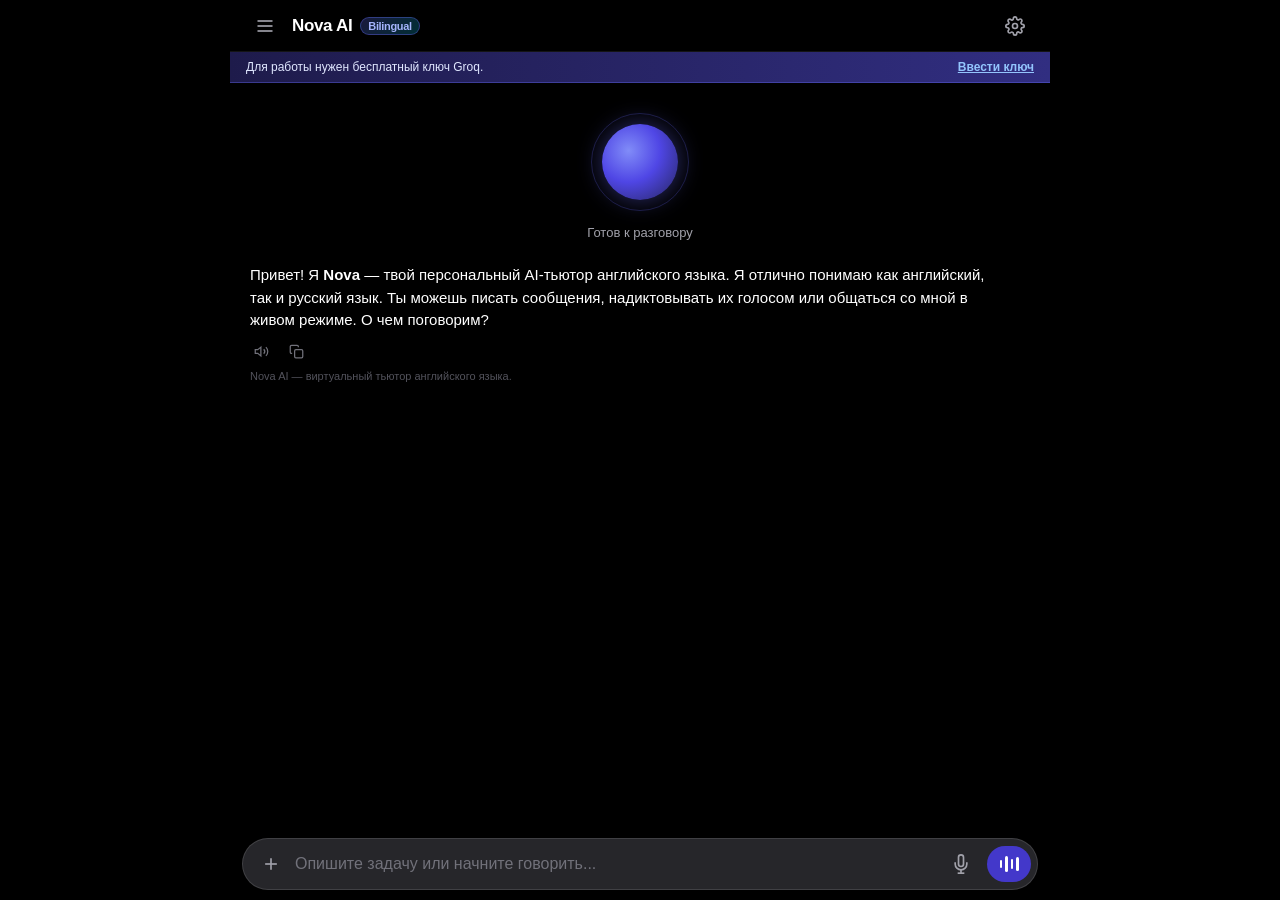
<file: index.html>
<!DOCTYPE html>
<html lang="ru">
<head>
    <meta charset="UTF-8">
    <meta name="viewport" content="width=device-width, initial-scale=1.0, maximum-scale=1.0, user-scalable=no, viewport-fit=cover">
    <meta name="apple-mobile-web-app-capable" content="yes">
    <meta name="apple-mobile-web-app-status-bar-style" content="black-translucent">
    <meta name="theme-color" content="#000000">
    <title>Nova English — AI English Tutor</title>
    <style>
/* ========================================================
   NOVA AI ENGLISH TUTOR — NATIVE MOBILE PWA DESIGN SYSTEM
   Single-Page Application (SPA) with 0 zoom, 0 reloads
   ======================================================== */

:root {
    --bg-black: #000000;
    --bg-surface: #121214;
    --bg-card: #1c1c1f;
    --bg-card-hover: #26262a;
    --bg-card-elevated: #2a2a2e;
    --bg-pill: #26262a;
    --bg-pill-hover: #323238;
    
    --border-subtle: rgba(255, 255, 255, 0.08);
    --border-card: rgba(255, 255, 255, 0.12);
    --border-focus: #6366f1;
    
    --text-primary: #ffffff;
    --text-secondary: #a1a1aa;
    --text-muted: #71717a;
    --text-dim: #52525b;
    
    --accent-blue: #3b82f6;
    --accent-indigo: #6366f1;
    --accent-cyan: #06b6d4;
    --accent-emerald: #10b981;
    --accent-rose: #f43f5e;
    --accent-voice-pill: #4338ca;
    --accent-voice-active: #6366f1;
    
    --radius-pill: 9999px;
    --radius-card: 22px;
    --radius-item: 16px;
    --radius-sm: 12px;
    
    --font-sans: -apple-system, BlinkMacSystemFont, "SF Pro Display", "SF Pro Text", "Segoe UI", Roboto, Helvetica, Arial, sans-serif;
    --font-mono: ui-monospace, SFMono-Regular, "SF Mono", Menlo, Consolas, monospace;
}

* {
    box-sizing: border-box;
    margin: 0;
    padding: 0;
    -webkit-tap-highlight-color: transparent;
}

html, body {
    width: 100%;
    height: 100%;
    height: 100dvh;
    background-color: var(--bg-black);
    color: var(--text-primary);
    font-family: var(--font-sans);
    overflow: hidden;
    position: fixed;
}

.app-container {
    display: flex;
    flex-direction: column;
    width: 100%;
    height: 100%;
    height: 100dvh;
    position: relative;
    max-width: 480px;
    margin: 0 auto;
    background-color: var(--bg-black);
}

@media (min-width: 900px) {
    .app-container {
        max-width: 820px;
    }
}

/* ========================================================
   HEADER BAR
   ======================================================== */
.top-nav {
    display: flex;
    align-items: center;
    justify-content: space-between;
    height: 52px;
    padding: 0 16px;
    padding-top: env(safe-area-inset-top, 0px);
    background-color: rgba(0, 0, 0, 0.85);
    backdrop-filter: blur(20px);
    -webkit-backdrop-filter: blur(20px);
    z-index: 20;
    flex-shrink: 0;
    border-bottom: 1px solid var(--border-subtle);
}

.brand-section {
    display: flex;
    align-items: center;
    gap: 8px;
    font-size: 17px;
    font-weight: 600;
    letter-spacing: -0.02em;
    color: var(--text-primary);
}

.brand-badge {
    font-size: 11px;
    font-weight: 700;
    padding: 2px 7px;
    border-radius: var(--radius-pill);
    background: linear-gradient(135deg, rgba(99, 102, 241, 0.25), rgba(6, 182, 212, 0.25));
    border: 1px solid rgba(99, 102, 241, 0.4);
    color: #a5b4fc;
}

.nav-actions {
    display: flex;
    align-items: center;
    gap: 8px;
}

.icon-btn {
    width: 38px;
    height: 38px;
    border-radius: 50%;
    background-color: transparent;
    border: none;
    color: var(--text-secondary);
    display: flex;
    align-items: center;
    justify-content: center;
    cursor: pointer;
    transition: background-color 0.15s, color 0.15s;
}

.icon-btn:hover {
    background-color: var(--bg-card);
    color: var(--text-primary);
}

.icon-btn svg {
    width: 20px;
    height: 20px;
}

/* API Key Reminder Banner */
.api-banner {
    background: linear-gradient(90deg, #1e1b4b, #312e81);
    border-bottom: 1px solid rgba(99, 102, 241, 0.4);
    padding: 8px 16px;
    font-size: 12px;
    display: flex;
    align-items: center;
    justify-content: space-between;
    color: #e0e7ff;
    flex-shrink: 0;
    z-index: 15;
}

.api-banner a {
    color: #93c5fd;
    text-decoration: underline;
    font-weight: 600;
    cursor: pointer;
}

/* ========================================================
   MAIN CONTENT SCROLL AREA
   ======================================================== */
.content-area {
    flex: 1;
    overflow-y: auto;
    overflow-x: hidden;
    display: flex;
    flex-direction: column;
    padding: 12px 16px 120px 16px;
    -webkit-overflow-scrolling: touch;
    scroll-behavior: smooth;
}

/* ========================================================
   CHARACTER ORB STAGE
   ======================================================== */
.character-stage {
    display: flex;
    flex-direction: column;
    align-items: center;
    justify-content: center;
    padding: 12px 0 16px 0;
    flex-shrink: 0;
}

.orb-container {
    position: relative;
    width: 110px;
    height: 110px;
    display: flex;
    align-items: center;
    justify-content: center;
    cursor: pointer;
}

.orb-sphere {
    width: 76px;
    height: 76px;
    border-radius: 50%;
    background: radial-gradient(circle at 35% 35%, #818cf8 0%, #4f46e5 45%, #312e81 85%);
    box-shadow: 0 0 25px rgba(99, 102, 241, 0.45);
    position: relative;
    transition: all 0.4s ease;
}

.orb-ring {
    position: absolute;
    width: 98px;
    height: 98px;
    border-radius: 50%;
    border: 1.5px solid rgba(99, 102, 241, 0.25);
    pointer-events: none;
    transition: all 0.4s ease;
}

/* Orb States */
.orb-sphere.idle {
    animation: orbFloat 4s ease-in-out infinite;
}

.orb-sphere.listening {
    background: radial-gradient(circle at 35% 35%, #f43f5e 0%, #e11d48 45%, #881337 85%);
    box-shadow: 0 0 35px rgba(244, 63, 94, 0.7);
    animation: orbPulseListening 1.1s ease-in-out infinite;
}

.orb-sphere.thinking {
    background: radial-gradient(circle at 35% 35%, #06b6d4 0%, #0891b2 45%, #164e63 85%);
    box-shadow: 0 0 35px rgba(6, 182, 212, 0.7);
    animation: orbSpinThinking 1.6s linear infinite;
}

.orb-sphere.speaking {
    background: radial-gradient(circle at 35% 35%, #10b981 0%, #059669 45%, #064e3b 85%);
    box-shadow: 0 0 40px rgba(16, 185, 129, 0.8);
    animation: orbPulseSpeaking 0.7s ease-in-out infinite alternate;
}

@keyframes orbFloat {
    0%, 100% { transform: translateY(0); }
    50% { transform: translateY(-6px); }
}

@keyframes orbPulseListening {
    0%, 100% { transform: scale(1); box-shadow: 0 0 25px rgba(244, 63, 94, 0.5); }
    50% { transform: scale(1.08); box-shadow: 0 0 45px rgba(244, 63, 94, 0.9); }
}

@keyframes orbSpinThinking {
    0% { transform: rotate(0deg) scale(0.96); }
    50% { transform: rotate(180deg) scale(1.04); }
    100% { transform: rotate(360deg) scale(0.96); }
}

@keyframes orbPulseSpeaking {
    0% { transform: scale(0.97); }
    100% { transform: scale(1.1); box-shadow: 0 0 50px rgba(16, 185, 129, 0.9); }
}

.status-text {
    margin-top: 8px;
    font-size: 13px;
    font-weight: 500;
    color: var(--text-secondary);
    display: flex;
    align-items: center;
    gap: 6px;
}

/* ========================================================
   CHAT STREAM
   ======================================================== */
.chat-messages {
    display: flex;
    flex-direction: column;
    gap: 14px;
    width: 100%;
}

.chat-bubble {
    max-width: 88%;
    padding: 12px 16px;
    font-size: 15px;
    line-height: 1.45;
    word-break: break-word;
    position: relative;
    animation: fadeInBubble 0.25s ease-out;
}

@keyframes fadeInBubble {
    from { opacity: 0; transform: translateY(6px); }
    to { opacity: 1; transform: translateY(0); }
}

.chat-bubble.user {
    align-self: flex-end;
    background-color: var(--bg-card);
    color: var(--text-primary);
    border-radius: 18px 18px 4px 18px;
    border: 1px solid var(--border-subtle);
}

.chat-bubble.assistant {
    align-self: flex-start;
    background: transparent;
    color: var(--text-primary);
    border-radius: 18px;
    max-width: 96%;
    padding: 8px 4px;
}

.bubble-assistant-content {
    font-size: 15px;
    line-height: 1.5;
}

.bubble-assistant-content p {
    margin-bottom: 8px;
}

.bubble-assistant-content p:last-child {
    margin-bottom: 0;
}

.correction-block {
    margin: 8px 0;
    padding: 10px 12px;
    background: rgba(16, 185, 129, 0.1);
    border-left: 3px solid var(--accent-emerald);
    border-radius: 6px;
    font-size: 13.5px;
}

.correction-block strong {
    color: #34d399;
}

.msg-actions-row {
    display: flex;
    align-items: center;
    gap: 12px;
    margin-top: 8px;
}

.action-icon-btn {
    background: none;
    border: none;
    color: var(--text-muted);
    cursor: pointer;
    display: flex;
    align-items: center;
    gap: 4px;
    font-size: 12px;
    transition: color 0.15s;
    padding: 4px;
}

.action-icon-btn:hover {
    color: var(--text-primary);
}

.action-icon-btn svg {
    width: 15px;
    height: 15px;
}

.ai-disclaimer {
    font-size: 11px;
    color: var(--text-dim);
    margin-top: 6px;
}

/* ========================================================
   FLOATING BOTTOM DOCK BAR
   Clean 4-element row matching user's mobile screen
   ======================================================== */
.bottom-dock {
    position: fixed;
    bottom: 0;
    left: 0;
    right: 0;
    width: 100%;
    max-width: 480px;
    margin: 0 auto;
    padding: 8px 12px calc(10px + env(safe-area-inset-bottom, 0px)) 12px;
    background: linear-gradient(to top, rgba(0, 0, 0, 0.98) 60%, rgba(0, 0, 0, 0));
    pointer-events: none;
    z-index: 30;
}

@media (min-width: 900px) {
    .bottom-dock {
        max-width: 820px;
    }
}

.floating-pill-bar {
    pointer-events: auto;
    background-color: var(--bg-pill);
    border: 1px solid var(--border-card);
    border-radius: var(--radius-pill);
    height: 52px;
    display: flex;
    align-items: center;
    padding: 0 6px 0 12px;
    gap: 8px;
    box-shadow: 0 8px 24px rgba(0, 0, 0, 0.6);
    width: 100%;
    box-sizing: border-box;
}

.pill-add-btn {
    width: 32px;
    height: 32px;
    border-radius: 50%;
    background: none;
    border: none;
    color: var(--text-secondary);
    display: flex;
    align-items: center;
    justify-content: center;
    cursor: pointer;
    flex-shrink: 0;
}

.pill-add-btn svg {
    width: 20px;
    height: 20px;
}

.pill-input {
    flex: 1 1 0%;
    min-width: 0;
    background: transparent;
    border: none;
    outline: none;
    color: var(--text-primary);
    font-size: 16px !important;
    padding: 6px 0;
}

.pill-input::placeholder {
    color: var(--text-muted);
}

/* 1. SEPARATE MIC BUTTON (Voice Dictation / Voice Typing) */
.pill-mic-btn {
    width: 36px;
    height: 36px;
    border-radius: var(--radius-pill);
    background: none;
    border: none;
    color: var(--text-secondary);
    display: flex;
    align-items: center;
    justify-content: center;
    cursor: pointer;
    flex-shrink: 0;
    transition: all 0.2s ease;
}

.pill-mic-btn svg {
    width: 20px;
    height: 20px;
}

.pill-mic-btn.active {
    color: #ef4444;
    background: rgba(239, 68, 68, 0.2);
    box-shadow: 0 0 12px rgba(239, 68, 68, 0.6);
    animation: micPulse 1.2s infinite ease-in-out;
}

@keyframes micPulse {
    0%, 100% { transform: scale(1); }
    50% { transform: scale(1.12); color: #f87171; }
}

/* 2. SEPARATE LIVE VOICE BUTTON (Hands-free Continuous Conversation) */
.voice-wave-pill {
    display: flex;
    align-items: center;
    justify-content: center;
    gap: 3px;
    width: 44px;
    height: 36px;
    border-radius: var(--radius-pill);
    background: var(--accent-voice-pill);
    border: none;
    cursor: pointer;
    flex-shrink: 0;
    transition: all 0.2s ease;
}

.voice-wave-pill:active {
    transform: scale(0.93);
}

.voice-wave-pill span {
    width: 2.5px;
    height: 14px;
    background-color: #ffffff;
    border-radius: 2px;
    transition: height 0.1s ease;
}

.voice-wave-pill span:nth-child(1) { height: 8px; }
.voice-wave-pill span:nth-child(2) { height: 16px; }
.voice-wave-pill span:nth-child(3) { height: 10px; }
.voice-wave-pill span:nth-child(4) { height: 14px; }

.voice-wave-pill.active {
    background: #6366f1;
    box-shadow: 0 0 16px rgba(99, 102, 241, 0.85);
    animation: livePulse 1.5s infinite ease-in-out;
}

@keyframes livePulse {
    0%, 100% { box-shadow: 0 0 12px rgba(99, 102, 241, 0.6); }
    50% { box-shadow: 0 0 22px rgba(99, 102, 241, 0.95); transform: scale(1.05); }
}

.voice-wave-pill.active span {
    animation: soundWaveAnim 0.6s infinite ease-in-out alternate;
}
.voice-wave-pill.active span:nth-child(2) { animation-delay: 0.15s; }
.voice-wave-pill.active span:nth-child(3) { animation-delay: 0.3s; }
.voice-wave-pill.active span:nth-child(4) { animation-delay: 0.45s; }

@keyframes soundWaveAnim {
    0% { height: 4px; }
    100% { height: 20px; }
}

/* ========================================================
   SETTINGS SHEET (Inset Grouped Mobile Style)
   ======================================================== */
.settings-sheet {
    position: fixed;
    top: 0;
    left: 0;
    width: 100%;
    height: 100%;
    height: 100dvh;
    background-color: var(--bg-black);
    z-index: 100;
    display: none;
    flex-direction: column;
    overflow-y: auto;
    padding: calc(10px + env(safe-area-inset-top, 0px)) 16px calc(24px + env(safe-area-inset-bottom, 0px)) 16px;
    max-width: 480px;
    margin: 0 auto;
    right: 0;
    -webkit-overflow-scrolling: touch;
}

@media (min-width: 900px) {
    .settings-sheet {
        max-width: 820px;
    }
}

.settings-sheet.active {
    display: flex;
}

.settings-header {
    display: flex;
    align-items: center;
    justify-content: space-between;
    height: 48px;
    margin-bottom: 12px;
}

.settings-title {
    font-size: 19px;
    font-weight: 700;
    letter-spacing: -0.02em;
}

.settings-section-title {
    font-size: 12px;
    font-weight: 600;
    text-transform: uppercase;
    letter-spacing: 0.05em;
    color: var(--text-muted);
    margin: 16px 0 6px 4px;
}

.inset-card {
    background-color: var(--bg-card);
    border-radius: var(--radius-item);
    border: 1px solid var(--border-subtle);
    overflow: hidden;
}

.inset-row {
    display: flex;
    align-items: center;
    justify-content: space-between;
    padding: 12px 14px;
    border-bottom: 1px solid var(--border-subtle);
    cursor: pointer;
}

.inset-row:last-child {
    border-bottom: none;
}

.inset-row-left {
    display: flex;
    align-items: center;
    gap: 12px;
}

.inset-icon {
    width: 30px;
    height: 30px;
    border-radius: 8px;
    background-color: var(--bg-card-elevated);
    display: flex;
    align-items: center;
    justify-content: center;
    color: var(--text-secondary);
}

.inset-icon svg {
    width: 16px;
    height: 16px;
}

.inset-row-text {
    display: flex;
    flex-direction: column;
}

.inset-title {
    font-size: 15px;
    font-weight: 500;
    color: var(--text-primary);
}

.inset-desc {
    font-size: 12px;
    color: var(--text-muted);
}

.inset-control-wrap {
    padding: 12px 14px;
    border-bottom: 1px solid var(--border-subtle);
}

.inset-control-wrap:last-child {
    border-bottom: none;
}

.inset-label {
    display: block;
    font-size: 12px;
    font-weight: 500;
    color: var(--text-secondary);
    margin-bottom: 6px;
}

.dark-input, .dark-select {
    width: 100%;
    background-color: var(--bg-card-elevated);
    border: 1px solid var(--border-card);
    border-radius: var(--radius-sm);
    padding: 10px 12px;
    color: var(--text-primary);
    font-size: 14px;
    outline: none;
}

.dark-input:focus, .dark-select:focus {
    border-color: var(--border-focus);
}

.save-settings-btn {
    width: 100%;
    margin-top: 24px;
    padding: 14px;
    border-radius: var(--radius-pill);
    background-color: var(--accent-indigo);
    color: #ffffff;
    font-size: 15px;
    font-weight: 600;
    border: none;
    cursor: pointer;
    box-shadow: 0 4px 14px rgba(99, 102, 241, 0.4);
}

/* ========================================================
   DRAWER MENU
   ======================================================== */
.drawer-backdrop {
    position: fixed;
    top: 0;
    left: 0;
    width: 100%;
    height: 100%;
    height: 100dvh;
    background: rgba(0, 0, 0, 0.7);
    backdrop-filter: blur(8px);
    -webkit-backdrop-filter: blur(8px);
    z-index: 90;
    opacity: 0;
    pointer-events: none;
    transition: opacity 0.25s ease;
}

.drawer-backdrop.active {
    opacity: 1;
    pointer-events: auto;
}

.drawer-panel {
    position: fixed;
    top: 0;
    left: 0;
    width: 82%;
    max-width: 320px;
    height: 100%;
    height: 100dvh;
    background-color: var(--bg-surface);
    border-right: 1px solid var(--border-card);
    z-index: 95;
    transform: translateX(-100%);
    transition: transform 0.28s cubic-bezier(0.16, 1, 0.3, 1);
    display: flex;
    flex-direction: column;
    padding: calc(14px + env(safe-area-inset-top, 0px)) 16px calc(16px + env(safe-area-inset-bottom, 0px)) 16px;
    overflow-y: auto;
}

.drawer-panel.open {
    transform: translateX(0);
}

.drawer-top {
    display: flex;
    align-items: center;
    justify-content: space-between;
    margin-bottom: 20px;
}

.drawer-brand {
    font-size: 18px;
    font-weight: 700;
    color: var(--text-primary);
}

.drawer-menu {
    display: flex;
    flex-direction: column;
    gap: 4px;
}

.drawer-item {
    display: flex;
    align-items: center;
    gap: 12px;
    padding: 10px 12px;
    border-radius: var(--radius-sm);
    color: var(--text-secondary);
    text-decoration: none;
    font-size: 14.5px;
    font-weight: 500;
    transition: background-color 0.15s, color 0.15s;
    cursor: pointer;
}

.drawer-item:hover, .drawer-item.active {
    background-color: var(--bg-card);
    color: var(--text-primary);
}

.drawer-item svg {
    width: 18px;
    height: 18px;
}

.drawer-section-title {
    font-size: 11px;
    font-weight: 700;
    text-transform: uppercase;
    letter-spacing: 0.06em;
    color: var(--text-dim);
    margin: 18px 0 6px 12px;
}

.topic-item {
    padding: 8px 12px;
    font-size: 13.5px;
    color: var(--text-muted);
    border-radius: var(--radius-sm);
    cursor: pointer;
    transition: all 0.15s;
}

.topic-item:hover {
    background-color: var(--bg-card);
    color: var(--text-primary);
}

.drawer-bottom {
    margin-top: auto;
    padding-top: 16px;
    border-top: 1px solid var(--border-subtle);
    display: flex;
    align-items: center;
    justify-content: space-between;
}
    </style>
</head>
<body>
    <div class="app-container">
        <!-- Top Navigation Bar -->
        <header class="top-nav">
            <div class="brand-section">
                <button class="icon-btn" id="open-drawer-btn" title="Меню">
                    <svg viewBox="0 0 24 24" fill="none" stroke="currentColor" stroke-width="2"><line x1="3" y1="12" x2="21" y2="12"/><line x1="3" y1="6" x2="21" y2="6"/><line x1="3" y1="18" x2="21" y2="18"/></svg>
                </button>
                <span>Nova AI</span>
                <span class="brand-badge">Bilingual</span>
            </div>
            <div class="nav-actions">
                <button class="icon-btn" id="open-settings-btn" title="Настройки">
                    <svg viewBox="0 0 24 24" fill="none" stroke="currentColor" stroke-width="2"><circle cx="12" cy="12" r="3"/><path d="M19.4 15a1.65 1.65 0 0 0 .33 1.82l.06.06a2 2 0 0 1 0 2.83 2 2 0 0 1-2.83 0l-.06-.06a1.65 1.65 0 0 0-1.82-.33 1.65 1.65 0 0 0-1 1.51V21a2 2 0 0 1-2 2 2 2 0 0 1-2-2v-.09A1.65 1.65 0 0 0 9 19.4a1.65 1.65 0 0 0-1.82.33l-.06.06a2 2 0 0 1-2.83 0 2 2 0 0 1 0-2.83l.06-.06a1.65 1.65 0 0 0 .33-1.82 1.65 1.65 0 0 0-1.51-1H3a2 2 0 0 1-2-2 2 2 0 0 1 2-2h.09A1.65 1.65 0 0 0 4.6 9a1.65 1.65 0 0 0-.33-1.82l-.06-.06a2 2 0 0 1 0-2.83 2 2 0 0 1 2.83 0l.06.06a1.65 1.65 0 0 0 1.82.33H9a1.65 1.65 0 0 0 1-1.51V3a2 2 0 0 1 2-2 2 2 0 0 1 2 2v.09a1.65 1.65 0 0 0 1 1.51 1.65 1.65 0 0 0 1.82-.33l.06-.06a2 2 0 0 1 2.83 0 2 2 0 0 1 0 2.83l-.06.06a1.65 1.65 0 0 0-.33 1.82V9a1.65 1.65 0 0 0 1.51 1H21a2 2 0 0 1 2 2 2 2 0 0 1-2 2h-.09a1.65 1.65 0 0 0-1.51 1z"/></svg>
                </button>
            </div>
        </header>

        <!-- API Banner if key not set -->
        <div class="api-banner" id="api-banner">
            <span>Для работы нужен бесплатный ключ Groq.</span>
            <a id="link-open-settings">Ввести ключ</a>
        </div>

        <!-- Main Content Area -->
        <main class="content-area" id="content-area">
            <!-- Animated Virtual Tutor Orb -->
            <div class="character-stage">
                <div class="orb-container" id="character-orb-container" title="Нажмите для диктовки">
                    <div class="orb-ring"></div>
                    <div class="orb-sphere idle" id="character-orb"></div>
                </div>
                <div class="status-text" id="status-text">Готов к разговору</div>
            </div>

            <!-- Chat Stream -->
            <div class="chat-messages" id="chat-messages">
                <div class="chat-bubble assistant">
                    <div class="bubble-assistant-content">
                        <p>Привет! Я <strong>Nova</strong> — твой персональный AI-тьютор английского языка. Я отлично понимаю как английский, так и русский язык. Ты можешь писать сообщения, надиктовывать их голосом или общаться со мной в живом режиме. О чем поговорим?</p>
                    </div>
                    <div class="msg-actions-row">
                        <button class="action-icon-btn speak-btn" title="Озвучить" onclick="speakTextFromEl(this)">
                            <svg viewBox="0 0 24 24" fill="none" stroke="currentColor" stroke-width="2"><polygon points="11 5 6 9 2 9 2 15 6 15 11 19 11 5"/><path d="M19.07 4.93a10 10 0 0 1 0 14.14M15.54 8.46a5 5 0 0 1 0 7.07"/></svg>
                        </button>
                        <button class="action-icon-btn" title="Скопировать" onclick="copyTextFromEl(this)">
                            <svg viewBox="0 0 24 24" fill="none" stroke="currentColor" stroke-width="2"><rect x="9" y="9" width="13" height="13" rx="2" ry="2"/><path d="M5 15H4a2 2 0 0 1-2-2V4a2 2 0 0 1 2-2h9a2 2 0 0 1 2 2v1"/></svg>
                        </button>
                    </div>
                    <div class="ai-disclaimer">Nova AI — виртуальный тьютор английского языка.</div>
                </div>
            </div>
        </main>

        <!-- Floating Bottom Dock Bar -->
        <footer class="bottom-dock">
            <form id="chat-form" class="floating-pill-bar">
                <button type="button" class="pill-add-btn" id="pill-add-btn" title="Темы для разговора">
                    <svg viewBox="0 0 24 24" fill="none" stroke="currentColor" stroke-width="2"><line x1="12" y1="5" x2="12" y2="19"/><line x1="5" y1="12" x2="19" y2="12"/></svg>
                </button>

                <input type="text" id="chat-input" class="pill-input" placeholder="Опишите задачу или начните говорить..." autocomplete="off">

                <!-- 1. Separate Microphone Button: Voice typing / dictation -->
                <button type="button" class="pill-mic-btn" id="voice-input-btn" title="Диктовка: сказать и отправить">
                    <svg viewBox="0 0 24 24" fill="none" stroke="currentColor" stroke-width="2"><path d="M12 1a3 3 0 0 0-3 3v8a3 3 0 0 0 6 0V4a3 3 0 0 0-3-3z"/><path d="M19 10v2a7 7 0 0 1-14 0v-2"/><line x1="12" y1="19" x2="12" y2="23"/><line x1="8" y1="23" x2="16" y2="23"/></svg>
                </button>

                <!-- 2. Separate Live Voice Button: Hands-free live conversation -->
                <button type="button" class="voice-wave-pill" id="live-voice-mode-btn" title="Режим живого голосового разговора (Hands-free)">
                    <span></span><span></span><span></span><span></span>
                </button>
            </form>
        </footer>

        <!-- Drawer Menu -->
        <div class="drawer-backdrop" id="drawer-backdrop"></div>
        <aside class="drawer-panel" id="drawer-panel">
            <div class="drawer-top">
                <span class="drawer-brand">Nova English</span>
                <button class="icon-btn" id="close-drawer-btn" title="Закрыть">
                    <svg viewBox="0 0 24 24" fill="none" stroke="currentColor" stroke-width="2"><line x1="18" y1="6" x2="6" y2="18"/><line x1="6" y1="6" x2="18" y2="18"/></svg>
                </button>
            </div>

            <nav class="drawer-menu">
                <a href="#" class="drawer-item" id="new-chat-drawer-btn">
                    <svg viewBox="0 0 24 24" fill="none" stroke="currentColor" stroke-width="2"><path d="M12 20h9"/><path d="M16.5 3.5a2.121 2.121 0 0 1 3 3L7 19l-4 1 1-4L16.5 3.5z"/></svg>
                    <span>Новый диалог</span>
                </a>
                <a href="#" class="drawer-item" id="drawer-voice-toggle">
                    <svg viewBox="0 0 24 24" fill="none" stroke="currentColor" stroke-width="2"><polygon points="12 2 15.09 8.26 22 9.27 17 14.14 18.18 21.02 12 17.77 5.82 21.02 7 14.14 2 9.27 8.91 8.26 12 2"/></svg>
                    <span>Лайв-общение</span>
                </a>
                <a href="#" class="drawer-item" id="drawer-lang-toggle">
                    <svg viewBox="0 0 24 24" fill="none" stroke="currentColor" stroke-width="2"><circle cx="12" cy="12" r="10"/><line x1="2" y1="12" x2="22" y2="12"/><path d="M12 2a15.3 15.3 0 0 1 4 10 15.3 15.3 0 0 1-4 10 15.3 15.3 0 0 1-4-10 15.3 15.3 0 0 1 4-10z"/></svg>
                    <span>Язык микрофона: <strong id="drawer-lang-val" style="color: #60a5fa;">Русский (RU)</strong></span>
                </a>

                <div class="drawer-section-title">ПРАКТИКА ЯЗЫКА</div>
                <div class="topic-item" data-prompt="Привет Nova! Давай разберем разницу между Present Perfect и Past Simple с примерами.">Present Perfect vs Past Simple</div>
                <div class="topic-item" data-prompt="Let's practice a real-life conversation at a coffee shop in London. You be the barista!">Ordering Coffee in London</div>
                <div class="topic-item" data-prompt="Help me prepare for an English job interview. Ask me the first question and evaluate my answer!">Job Interview Practice</div>
                <div class="topic-item" data-prompt="Объясни мне 5 самых популярных современных сленговых выражений в английском.">Modern English Slang</div>
                <div class="topic-item" data-prompt="Let's do an IELTS Speaking Part 2 test. Give me a cue card topic!">IELTS Speaking Simulation</div>
            </nav>

            <div class="drawer-bottom">
                <span style="font-size: 13px; color: var(--text-muted);">Nova AI v2.5 SPA</span>
                <button class="icon-btn" id="drawer-settings-gear-btn" title="Настройки">
                    <svg viewBox="0 0 24 24" fill="none" stroke="currentColor" stroke-width="2"><circle cx="12" cy="12" r="3"/><path d="M19.4 15a1.65 1.65 0 0 0 .33 1.82l.06.06a2 2 0 0 1 0 2.83 2 2 0 0 1-2.83 0l-.06-.06a1.65 1.65 0 0 0-1.82-.33 1.65 1.65 0 0 0-1 1.51V21a2 2 0 0 1-2 2 2 2 0 0 1-2-2v-.09A1.65 1.65 0 0 0 9 19.4a1.65 1.65 0 0 0-1.82.33l-.06.06a2 2 0 0 1-2.83 0 2 2 0 0 1 0-2.83l.06-.06a1.65 1.65 0 0 0 .33-1.82 1.65 1.65 0 0 0-1.51-1H3a2 2 0 0 1-2-2 2 2 0 0 1 2-2h.09A1.65 1.65 0 0 0 4.6 9a1.65 1.65 0 0 0-.33-1.82l-.06-.06a2 2 0 0 1 0-2.83 2 2 0 0 1 2.83 0l.06.06a1.65 1.65 0 0 0 1.82.33H9a1.65 1.65 0 0 0 1-1.51V3a2 2 0 0 1 2-2 2 2 0 0 1 2 2v.09a1.65 1.65 0 0 0 1 1.51 1.65 1.65 0 0 0 1.82-.33l.06-.06a2 2 0 0 1 2.83 0 2 2 0 0 1 0 2.83l-.06.06a1.65 1.65 0 0 0-.33 1.82V9a1.65 1.65 0 0 0 1.51 1H21a2 2 0 0 1 2 2 2 2 0 0 1-2 2h-.09a1.65 1.65 0 0 0-1.51 1z"/></svg>
                </button>
            </div>
        </aside>

        <!-- Settings Screen (Inset Modal) -->
        <div class="settings-sheet" id="settings-sheet">
            <div class="settings-header">
                <span class="settings-title">Настройки</span>
                <button class="icon-btn" id="close-settings-sheet-btn" title="Готово">
                    <svg viewBox="0 0 24 24" fill="none" stroke="currentColor" stroke-width="2"><polyline points="20 6 9 17 4 12"/></svg>
                </button>
            </div>

            <form id="settings-form">
                <div class="settings-section-title">Groq Cloud AI</div>
                <div class="inset-card">
                    <div class="inset-control-wrap">
                        <label class="inset-label" for="groq_api_key">Groq API Ключ</label>
                        <input type="password" id="groq_api_key" class="dark-input" placeholder="gsk_xxxxxxxxxxxxxxxxxxxx">
                        <span style="font-size: 11px; color: var(--text-dim); display: block; margin-top: 4px;">Получить бесплатно: <a href="https://console.groq.com/keys" target="_blank" style="color: var(--accent-blue);">console.groq.com</a></span>
                    </div>

                    <div class="inset-control-wrap">
                        <label class="inset-label" for="model_name">Модель ИИ</label>
                        <select id="model_name" class="dark-select">
                            <option value="openai/gpt-oss-120b">OpenAI GPT-OSS 120B (Рекомендуется, флагман)</option>
                            <option value="openai/gpt-oss-20b">OpenAI GPT-OSS 20B (Сверхбыстрая 1000 t/s)</option>
                            <option value="qwen/qwen3.8-27b">Qwen 3.8 27B</option>
                        </select>
                    </div>

                    <div class="inset-control-wrap">
                        <div style="display: flex; justify-content: space-between; align-items: center;">
                            <span class="inset-title" style="font-size: 14px;">Автоматическая озвучка ответов</span>
                            <input type="checkbox" id="auto_speak" checked style="width: 18px; height: 18px; accent-color: var(--accent-indigo);">
                        </div>
                    </div>

                    <div class="inset-control-wrap">
                        <label class="inset-label">Скорость речи: <span id="rate-val">1.0x</span></label>
                        <input type="range" id="voice_rate" min="0.75" max="1.25" step="0.05" value="1.0" style="width: 100%; accent-color: var(--accent-indigo);">
                    </div>
                </div>

                <div class="settings-section-title">Обучение английскому</div>
                <div class="inset-card">
                    <div class="inset-control-wrap">
                        <label class="inset-label" for="english_level">Уровень владения (CEFR)</label>
                        <select id="english_level" class="dark-select">
                            <option value="beginner">Beginner (A1-A2)</option>
                            <option value="intermediate" selected>Intermediate (B1-B2)</option>
                            <option value="advanced">Advanced (C1-C2)</option>
                        </select>
                    </div>

                    <div class="inset-control-wrap">
                        <label class="inset-label" for="tutor_style">Стиль обучения</label>
                        <select id="tutor_style" class="dark-select">
                            <option value="friendly" selected>Дружелюбный диалог (Casual)</option>
                            <option value="grammar">Акцент на грамматику и исправления</option>
                            <option value="business">Деловой английский (Business English)</option>
                            <option value="ielts">Подготовка к IELTS / TOEFL</option>
                        </select>
                    </div>

                    <div class="inset-control-wrap">
                        <label class="inset-label" for="voiceLangSelect">Язык микрофона по умолчанию</label>
                        <select id="voiceLangSelect" class="dark-select">
                            <option value="ru-RU" selected>Русский (ru-RU)</option>
                            <option value="en-US">English (en-US)</option>
                        </select>
                    </div>
                </div>

                <div class="settings-section-title">Данные и история</div>
                <div class="inset-card">
                    <div class="inset-row" id="clear-history-row">
                        <div class="inset-row-left">
                            <div class="inset-icon">
                                <svg viewBox="0 0 24 24" fill="none" stroke="currentColor" stroke-width="2"><polyline points="1 4 1 10 7 10"/><path d="M3.51 15a9 9 0 1 0 2.13-9.36L1 10"/></svg>
                            </div>
                            <div class="inset-row-text">
                                <span class="inset-title" style="color: #f87171;">Очистить историю сообщений</span>
                                <span class="inset-desc">Сбросить текущий диалог без перезагрузки страницы</span>
                            </div>
                        </div>
                    </div>
                </div>

                <button type="submit" class="save-settings-btn">Сохранить настройки</button>
            </form>
        </div>
    </div>

    <!-- Application JavaScript: Zero Reload SPA & Dual Voice Engine -->
    <script>
        // LocalStorage Helper
        const storage = {
            get: (k, d) => localStorage.getItem('nova_' + k) ?? d,
            set: (k, v) => localStorage.setItem('nova_' + k, v)
        };

        // Groq Model Mapping & Migration
        const DEPRECATED_MODELS = {
            'llama-3.3-70b-versatile': 'openai/gpt-oss-120b',
            'llama-3.1-8b-instant': 'openai/gpt-oss-20b',
            'mixtral-8x7b-32768': 'openai/gpt-oss-120b',
            'gemma2-9b-it': 'openai/gpt-oss-20b',
            'llama3-70b-8192': 'openai/gpt-oss-120b',
            'llama3-8b-8192': 'openai/gpt-oss-20b',
            'llama-3.2-1b-preview': 'openai/gpt-oss-20b',
            'llama-3.2-3b-preview': 'openai/gpt-oss-20b'
        };

        function getActiveModel() {
            let saved = storage.get('model', 'openai/gpt-oss-120b');
            if (DEPRECATED_MODELS[saved]) {
                saved = DEPRECATED_MODELS[saved];
                storage.set('model', saved);
            }
            if (!saved || saved.includes('llama') || saved.includes('mixtral') || saved.includes('gemma')) {
                saved = 'openai/gpt-oss-120b';
                storage.set('model', saved);
            }
            return saved;
        }

        // Navigation elements
        const openDrawerBtn = document.getElementById('open-drawer-btn');
        const closeDrawerBtn = document.getElementById('close-drawer-btn');
        const drawerPanel = document.getElementById('drawer-panel');
        const drawerBackdrop = document.getElementById('drawer-backdrop');
        const openSettingsBtn = document.getElementById('open-settings-btn');
        const drawerSettingsGearBtn = document.getElementById('drawer-settings-gear-btn');
        const closeSettingsSheetBtn = document.getElementById('close-settings-sheet-btn');
        const settingsSheet = document.getElementById('settings-sheet');
        const linkOpenSettings = document.getElementById('link-open-settings');
        const newChatDrawerBtn = document.getElementById('new-chat-drawer-btn');
        const drawerVoiceToggle = document.getElementById('drawer-voice-toggle');
        const drawerLangToggle = document.getElementById('drawer-lang-toggle');
        const drawerLangVal = document.getElementById('drawer-lang-val');
        const voiceLangSelect = document.getElementById('voiceLangSelect');

        // Chat & Voice elements
        const chatForm = document.getElementById('chat-form');
        const chatInput = document.getElementById('chat-input');
        const chatMessages = document.getElementById('chat-messages');
        const contentArea = document.getElementById('content-area');
        const voiceInputBtn = document.getElementById('voice-input-btn');
        const liveVoiceModeBtn = document.getElementById('live-voice-mode-btn');
        const characterOrbContainer = document.getElementById('character-orb-container');
        const characterOrb = document.getElementById('character-orb');
        const statusText = document.getElementById('status-text');
        const settingsForm = document.getElementById('settings-form');
        const apiKeyInput = document.getElementById('groq_api_key');
        const modelSelect = document.getElementById('model_name');
        const levelSelect = document.getElementById('english_level');
        const styleSelect = document.getElementById('tutor_style');
        const autoSpeakCheck = document.getElementById('auto_speak');
        const voiceRateInput = document.getElementById('voice_rate');
        const rateVal = document.getElementById('rate-val');
        const clearHistoryRow = document.getElementById('clear-history-row');
        const apiBanner = document.getElementById('api-banner');

        // Voice state variables
        let voiceMode = null; // null | 'dictation' | 'live'
        let isSpeaking = false;
        let isListening = false;
        let synth = window.speechSynthesis;
        let selectedVoice = null;
        let enVoice = null;
        let ruVoice = null;
        let recognition = null;
        let currentVoiceLang = storage.get('voiceLang', 'ru-RU');
        let conversationHistory = [];

        // TTS Voice Init
        function initVoices() {
            if (!synth) return;
            const voices = synth.getVoices();
            enVoice = voices.find(v => v.lang.startsWith('en') && (v.name.includes('Natural') || v.name.includes('Google') || v.name.includes('Samantha') || v.name.includes('Daniel') || v.name.includes('Alex')))
                   || voices.find(v => v.lang.startsWith('en'))
                   || voices[0];

            ruVoice = voices.find(v => v.lang.startsWith('ru') && (v.name.includes('Natural') || v.name.includes('Google') || v.name.includes('Milena') || v.name.includes('Yuri') || v.name.includes('Tatyana')))
                   || voices.find(v => v.lang.startsWith('ru'));

            selectedVoice = enVoice;
        }

        if (synth && synth.onvoiceschanged !== undefined) {
            synth.onvoiceschanged = initVoices;
        }
        initVoices();

        function getVoiceConfig(text) {
            const cyrillic = (text.match(/[\u0400-\u04FF]/g) || []).length;
            const latin = (text.match(/[a-zA-Z]/g) || []).length;
            if (cyrillic > latin && ruVoice) {
                return { voice: ruVoice, lang: 'ru-RU' };
            }
            return { voice: enVoice || selectedVoice, lang: 'en-US' };
        }

        function updateVoiceLangUI() {
            const isRu = currentVoiceLang.startsWith('ru');
            if (drawerLangVal) {
                drawerLangVal.textContent = isRu ? 'Русский (RU)' : 'English (EN)';
                drawerLangVal.style.color = isRu ? '#60a5fa' : '#a78bfa';
            }
            if (voiceLangSelect) {
                voiceLangSelect.value = currentVoiceLang;
            }
            if (recognition) {
                recognition.lang = currentVoiceLang;
            }
        }

        if (drawerLangToggle) {
            drawerLangToggle.addEventListener('click', (e) => {
                e.preventDefault();
                currentVoiceLang = currentVoiceLang.startsWith('ru') ? 'en-US' : 'ru-RU';
                storage.set('voiceLang', currentVoiceLang);
                updateVoiceLangUI();
                const langName = currentVoiceLang.startsWith('ru') ? 'Русский (RU)' : 'English (EN)';
                if (statusText && !isListening && !isSpeaking) {
                    statusText.textContent = 'Язык ввода: ' + langName;
                    setTimeout(() => {
                        if (!isListening && !isSpeaking) statusText.textContent = 'Готов к разговору';
                    }, 1500);
                }
                closeDrawer();
            });
        }

        if (voiceLangSelect) {
            voiceLangSelect.addEventListener('change', (e) => {
                currentVoiceLang = e.target.value;
                storage.set('voiceLang', currentVoiceLang);
                updateVoiceLangUI();
            });
        }
        updateVoiceLangUI();

        // Settings Load & Save (In-place SPA, No reload)
        function loadSettings() {
            apiKeyInput.value = storage.get('apiKey', '');
            modelSelect.value = getActiveModel();
            levelSelect.value = storage.get('level', 'intermediate');
            styleSelect.value = storage.get('style', 'friendly');
            autoSpeakCheck.checked = storage.get('autoSpeak', 'true') === 'true';
            voiceRateInput.value = storage.get('voiceRate', '1.0');
            rateVal.textContent = voiceRateInput.value + 'x';
            if (apiKeyInput.value && apiBanner) apiBanner.style.display = 'none';
        }
        loadSettings();

        voiceRateInput.addEventListener('input', (e) => rateVal.textContent = e.target.value + 'x');

        settingsForm.addEventListener('submit', (e) => {
            e.preventDefault();
            const key = apiKeyInput.value.trim();
            const chosenModel = modelSelect.value;
            storage.set('apiKey', key);
            storage.set('model', chosenModel);
            storage.set('level', levelSelect.value);
            storage.set('style', styleSelect.value);
            storage.set('autoSpeak', autoSpeakCheck.checked);
            storage.set('voiceRate', voiceRateInput.value);
            if (key && apiBanner) apiBanner.style.display = 'none';
            closeSettings();
            if (statusText) {
                statusText.textContent = 'Настройки сохранены';
                setTimeout(() => { if (!isListening && !isSpeaking) statusText.textContent = 'Готов к разговору'; }, 1500);
            }
        });

        // Drawer Controls
        function openDrawer() {
            drawerPanel.classList.add('open');
            drawerBackdrop.classList.add('active');
        }
        function closeDrawer() {
            drawerPanel.classList.remove('open');
            drawerBackdrop.classList.remove('active');
        }
        openDrawerBtn.addEventListener('click', (e) => { e.preventDefault(); openDrawer(); });
        closeDrawerBtn.addEventListener('click', (e) => { e.preventDefault(); closeDrawer(); });
        drawerBackdrop.addEventListener('click', closeDrawer);
        const pillAddBtn = document.getElementById('pill-add-btn');
        if (pillAddBtn) pillAddBtn.addEventListener('click', (e) => { e.preventDefault(); openDrawer(); });

        // Settings Sheet Controls
        function openSettings() {
            closeDrawer();
            loadSettings();
            settingsSheet.classList.add('active');
        }
        function closeSettings() {
            settingsSheet.classList.remove('active');
        }
        openSettingsBtn.addEventListener('click', (e) => { e.preventDefault(); openSettings(); });
        if (drawerSettingsGearBtn) drawerSettingsGearBtn.addEventListener('click', (e) => { e.preventDefault(); openSettings(); });
        closeSettingsSheetBtn.addEventListener('click', (e) => { e.preventDefault(); closeSettings(); });
        if (linkOpenSettings) linkOpenSettings.addEventListener('click', (e) => { e.preventDefault(); openSettings(); });

        // Orb State Controller
        function setOrbState(state) {
            characterOrb.className = 'orb-sphere ' + state;
            if (state === 'speaking') {
                statusText.textContent = 'Nova говорит...';
            } else if (state === 'listening') {
                if (voiceMode === 'dictation') {
                    statusText.textContent = currentVoiceLang.startsWith('ru') ? 'Диктовка: говорите...' : 'Dictation: speak now...';
                } else if (voiceMode === 'live') {
                    statusText.textContent = currentVoiceLang.startsWith('ru') ? 'Лайв-общение: слушаю вас...' : 'Live: listening to you...';
                } else {
                    statusText.textContent = 'Слушаю вас...';
                }
            } else if (state === 'thinking') {
                statusText.textContent = 'Nova думает...';
            } else {
                statusText.textContent = 'Готов к разговору';
            }
        }

        // ========================================================
        // DUAL VOICE ENGINE: 1) Dictation vs. 2) Live Conversation
        // ========================================================
        const SpeechRec = window.SpeechRecognition || window.webkitSpeechRecognition;
        if (SpeechRec) {
            recognition = new SpeechRec();
            recognition.lang = currentVoiceLang;
            recognition.continuous = false;
            recognition.interimResults = true;

            recognition.onstart = () => {
                isListening = true;
                setOrbState('listening');
                if (voiceMode === 'dictation') {
                    voiceInputBtn.classList.add('active');
                    liveVoiceModeBtn.classList.remove('active');
                } else if (voiceMode === 'live') {
                    liveVoiceModeBtn.classList.add('active');
                    voiceInputBtn.classList.remove('active');
                }
            };

            recognition.onresult = (e) => {
                let interim = '';
                let final = '';
                for (let i = e.resultIndex; i < e.results.length; ++i) {
                    if (e.results[i].isFinal) {
                        final += e.results[i][0].transcript;
                    } else {
                        interim += e.results[i][0].transcript;
                    }
                }
                const currentText = (final || interim).trim();
                if (currentText) {
                    chatInput.value = currentText;
                }

                if (final.trim()) {
                    const sendText = final.trim();
                    if (voiceMode === 'dictation') {
                        // Dictation mode: Single utterance -> Insert -> Send -> End voice
                        stopVoice(false);
                        submitMessage(sendText);
                    } else if (voiceMode === 'live') {
                        // Live mode: Send -> Let Nova answer and auto-resume listening
                        try { recognition.stop(); } catch(err) {}
                        isListening = false;
                        submitMessage(sendText);
                    }
                }
            };

            recognition.onerror = (e) => {
                console.warn('Speech recognition error:', e.error);
                if (voiceMode === 'dictation') {
                    stopVoice(true);
                } else if (voiceMode === 'live') {
                    isListening = false;
                    // Auto-restart on silence in live mode
                    if (e.error === 'no-speech' || e.error === 'network') {
                        setTimeout(() => {
                            if (voiceMode === 'live' && !isSpeaking) {
                                startVoice('live');
                            }
                        }, 400);
                    } else {
                        stopVoice(true);
                    }
                }
            };

            recognition.onend = () => {
                isListening = false;
                if (voiceMode === 'dictation') {
                    const pendingText = chatInput.value.trim();
                    stopVoice(true);
                    if (pendingText) {
                        submitMessage(pendingText);
                    }
                } else if (voiceMode === 'live') {
                    if (!isSpeaking) {
                        setTimeout(() => {
                            if (voiceMode === 'live' && !isSpeaking) {
                                startVoice('live');
                            }
                        }, 300);
                    }
                } else {
                    stopVoice(true);
                }
            };
        } else {
            if (voiceInputBtn) voiceInputBtn.title = 'Web Speech Recognition не поддерживается в этом браузере';
            if (liveVoiceModeBtn) liveVoiceModeBtn.title = 'Web Speech Recognition не поддерживается в этом браузере';
        }

        function startVoice(mode) {
            if (!recognition) {
                alert('Голосовой ввод поддерживается в Google Chrome, Microsoft Edge и Safari.');
                return;
            }
            voiceMode = mode;
            if (synth) synth.cancel();
            recognition.lang = currentVoiceLang;
            try {
                recognition.start();
            } catch(e) {
                // already running
            }
        }

        function stopVoice(resetOrb = true) {
            voiceMode = null;
            isListening = false;
            voiceInputBtn.classList.remove('active');
            liveVoiceModeBtn.classList.remove('active');
            if (recognition) {
                try { recognition.stop(); } catch(e) {}
            }
            if (resetOrb && !isSpeaking) {
                setOrbState('idle');
            }
        }

        // 1. Microphone Button Click -> DICTATION MODE
        voiceInputBtn.addEventListener('click', (e) => {
            e.preventDefault();
            if (voiceMode === 'dictation' && isListening) {
                // Second tap stops dictation and submits if text exists
                const text = chatInput.value.trim();
                stopVoice(true);
                if (text) submitMessage(text);
            } else {
                if (voiceMode === 'live') stopVoice(true);
                startVoice('dictation');
            }
        });

        // 2. Waveform Button Click -> LIVE CONVERSATION MODE
        liveVoiceModeBtn.addEventListener('click', (e) => {
            e.preventDefault();
            if (voiceMode === 'live') {
                // Second tap stops live mode
                stopVoice(true);
                if (synth) synth.cancel();
            } else {
                if (voiceMode === 'dictation') stopVoice(true);
                startVoice('live');
            }
        });

        // Drawer live toggle
        if (drawerVoiceToggle) {
            drawerVoiceToggle.addEventListener('click', (e) => {
                e.preventDefault();
                closeDrawer();
                if (voiceMode === 'live') {
                    stopVoice(true);
                    if (synth) synth.cancel();
                } else {
                    if (voiceMode === 'dictation') stopVoice(true);
                    startVoice('live');
                }
            });
        }

        // Character Orb Click -> Quick Dictation Trigger
        if (characterOrbContainer) {
            characterOrbContainer.addEventListener('click', (e) => {
                e.preventDefault();
                if (voiceMode === 'dictation' && isListening) {
                    stopVoice(true);
                } else if (voiceMode === 'live') {
                    stopVoice(true);
                    if (synth) synth.cancel();
                } else {
                    startVoice('dictation');
                }
            });
        }

        // ========================================================
        // TEXT-TO-SPEECH (TTS) with Automatic Live Resume Loop
        // ========================================================
        window.speakTextFromEl = function(btn) {
            if (!synth) return;
            const bubble = btn.closest('.chat-bubble');
            if (!bubble) return;
            const textEl = bubble.querySelector('.bubble-assistant-content');
            if (!textEl) return;
            const rawText = textEl.innerText.replace(/Nova AI — виртуальный.*/, '').replace(/Nova — это ИИ.*/, '').trim();
            speakRawText(rawText);
        };

        function speakRawText(rawText) {
            if (!synth || !rawText) return;
            synth.cancel();
            const config = getVoiceConfig(rawText);
            const utterance = new SpeechSynthesisUtterance(rawText);
            if (config.voice) utterance.voice = config.voice;
            utterance.lang = config.lang;
            utterance.rate = parseFloat(voiceRateInput.value || 1.0);
            
            utterance.onstart = () => {
                isSpeaking = true;
                setOrbState('speaking');
            };
            
            utterance.onend = () => {
                isSpeaking = false;
                if (voiceMode === 'live') {
                    // Continuous loop: AI finished talking -> Listen to student after 350ms pause
                    setOrbState('listening');
                    setTimeout(() => {
                        if (voiceMode === 'live' && !isSpeaking) {
                            startVoice('live');
                        }
                    }, 350);
                } else {
                    setOrbState('idle');
                }
            };
            
            utterance.onerror = () => {
                isSpeaking = false;
                if (voiceMode === 'live') {
                    setTimeout(() => { if (voiceMode === 'live') startVoice('live'); }, 350);
                } else {
                    setOrbState('idle');
                }
            };

            synth.speak(utterance);
        }

        window.copyTextFromEl = function(btn) {
            const bubble = btn.closest('.chat-bubble');
            if (!bubble) return;
            const textEl = bubble.querySelector('.bubble-assistant-content');
            if (!textEl) return;
            navigator.clipboard.writeText(textEl.innerText).then(() => {
                btn.style.color = '#34d399';
                setTimeout(() => { btn.style.color = ''; }, 1200);
            });
        };

        // ========================================================
        // TOPICS & QUICK PRACTICE CHIPS (SPA in-place submit)
        // ========================================================
        document.querySelectorAll('.topic-item').forEach(chip => {
            chip.addEventListener('click', (e) => {
                e.preventDefault();
                closeDrawer();
                const prompt = chip.getAttribute('data-prompt');
                chatInput.value = prompt;
                submitMessage(prompt);
            });
        });

        // Chat Form Submit
        chatForm.addEventListener('submit', (e) => {
            e.preventDefault();
            const text = chatInput.value.trim();
            if (text) submitMessage(text);
        });

        // ========================================================
        // CORE CHAT SUBMISSION (Groq Cloud API + 404 Auto-Fallback)
        // ========================================================
        async function submitMessage(text) {
            chatInput.value = '';
            appendMessage('user', text);
            conversationHistory.push({ role: 'user', content: text });
            saveChatHistory();
            setOrbState('thinking');

            const apiKey = storage.get('apiKey', '');
            if (!apiKey) {
                setOrbState('idle');
                appendMessage('assistant', '⚠️ <strong>Groq API Key не настроен!</strong><br>Пожалуйста, нажмите «Ввести ключ» вверху или откройте настройки и введите ваш бесплатный ключ от <a href="https://console.groq.com/keys" target="_blank">console.groq.com</a>.');
                return;
            }

            let model = getActiveModel();
            const level = storage.get('level', 'intermediate');
            const style = storage.get('style', 'friendly');

            const systemPrompt = `You are 'Nova', an empathetic, engaging, and professional bilingual AI English tutor and conversational partner.
You possess native-level fluency in both RUSSIAN (Русский) and ENGLISH (English).
Student CEFR level: ${level.toUpperCase()}. Teaching style: ${style}.

Bilingual Tutoring Guidelines:
1. COMPLETE BILINGUAL UNDERSTANDING:
   - You completely understand everything the user says in Russian, English, or any mix of both languages.
   - If the user asks a question in Russian (e.g. "как сказать...", "в чем разница между...", "объясни правило...", "переведи..."): Explain clearly, warmly, and concisely in Russian, providing natural English examples, usage notes, and pronunciation tips.
   - If the user responds in Russian during a dialog: Understand their thought, show how a native speaker would express it naturally in English, and kindly encourage them to practice saying it in English.
   - If the user speaks or writes in English: Reply predominantly in natural English suitable for their CEFR level (${level}).

2. CONSTRUCTIVE CORRECTIONS:
   - If the user writes or speaks with mistakes in English, kindly address them constructively:
     [Correction]: "Your sentence" -> "Natural way to say it" (Пояснение на русском или английском).

3. CONVERSATION FLOW:
   - Conclude your responses with an engaging, friendly question or conversational hook in English to keep the practice going.
   - Keep your tone warm, encouraging, and supportive.`;

            const payloadMessages = [
                { role: 'system', content: systemPrompt },
                ...conversationHistory.slice(-8)
            ];

            async function callGroq(targetModel) {
                return await fetch('https://api.groq.com/openai/v1/chat/completions', {
                    method: 'POST',
                    headers: {
                        'Authorization': `Bearer ${apiKey}`,
                        'Content-Type': 'application/json'
                    },
                    body: JSON.stringify({
                        model: targetModel,
                        messages: payloadMessages,
                        temperature: 0.7,
                        max_tokens: 1024
                    })
                });
            }

            try {
                let res = await callGroq(model);

                // Automatic 404 / model_not_found Fallback to openai/gpt-oss-120b
                if (!res.ok) {
                    const errClone = await res.clone().json().catch(() => ({}));
                    const errMsg = (errClone.error && errClone.error.message) || '';
                    const errCode = (errClone.error && errClone.error.code) || '';
                    if (res.status === 404 || errCode === 'model_not_found' || errMsg.includes('does not exist') || errMsg.includes('model')) {
                        console.warn(`Model '${model}' returned 404, automatically falling back to 'openai/gpt-oss-120b'...`);
                        model = 'openai/gpt-oss-120b';
                        storage.set('model', 'openai/gpt-oss-120b');
                        if (modelSelect) modelSelect.value = 'openai/gpt-oss-120b';
                        res = await callGroq('openai/gpt-oss-120b');
                    }
                }

                if (res.ok) {
                    const data = await res.json();
                    const reply = data.choices[0].message.content;
                    conversationHistory.push({ role: 'assistant', content: reply });
                    saveChatHistory();
                    appendMessage('assistant', reply);

                    if (voiceMode === 'live' || autoSpeakCheck.checked) {
                        speakRawText(reply);
                    } else {
                        setOrbState('idle');
                    }
                } else {
                    const err = await res.json().catch(() => ({}));
                    setOrbState('idle');
                    const errDetail = err.error ? err.error.message : res.statusText;
                    appendMessage('assistant', `⚠️ <strong>Ошибка Groq API:</strong> ${errDetail}`);
                }
            } catch (err) {
                setOrbState('idle');
                appendMessage('assistant', `❌ <strong>Ошибка сети:</strong> ${err.message}`);
            }
        }

        // ========================================================
        // SPA CHAT RENDERING & STORAGE (Zero Reloads)
        // ========================================================
        function appendMessage(role, text) {
            const bubble = document.createElement('div');
            bubble.className = `chat-bubble ${role}`;
            if (role === 'user') {
                bubble.innerHTML = `<div class="bubble-user-content">${escapeHtml(text)}</div>`;
            } else {
                bubble.innerHTML = `
                    <div class="bubble-assistant-content">${formatMarkdown(text)}</div>
                    <div class="msg-actions-row">
                        <button class="action-icon-btn speak-btn" title="Озвучить" onclick="speakTextFromEl(this)">
                            <svg viewBox="0 0 24 24" fill="none" stroke="currentColor" stroke-width="2"><polygon points="11 5 6 9 2 9 2 15 6 15 11 19 11 5"/><path d="M19.07 4.93a10 10 0 0 1 0 14.14M15.54 8.46a5 5 0 0 1 0 7.07"/></svg>
                        </button>
                        <button class="action-icon-btn" title="Скопировать" onclick="copyTextFromEl(this)">
                            <svg viewBox="0 0 24 24" fill="none" stroke="currentColor" stroke-width="2"><rect x="9" y="9" width="13" height="13" rx="2" ry="2"/><path d="M5 15H4a2 2 0 0 1-2-2V4a2 2 0 0 1 2-2h9a2 2 0 0 1 2 2v1"/></svg>
                        </button>
                    </div>
                    <div class="ai-disclaimer">Nova AI — виртуальный тьютор английского языка.</div>
                `;
            }
            chatMessages.appendChild(bubble);
            contentArea.scrollTop = contentArea.scrollHeight;
        }

        function saveChatHistory() {
            try {
                storage.set('chat_history', JSON.stringify(conversationHistory));
            } catch (e) {}
        }

        function restoreChatHistory() {
            try {
                const saved = storage.get('chat_history', '');
                if (saved) {
                    const parsed = JSON.parse(saved);
                    if (Array.isArray(parsed) && parsed.length > 0) {
                        conversationHistory = parsed;
                        chatMessages.innerHTML = '';
                        for (const msg of conversationHistory) {
                            appendMessage(msg.role, msg.content);
                        }
                    }
                }
            } catch (e) {}
        }
        restoreChatHistory();

        // New Chat Drawer Action (Pure SPA in-place reset, no reload)
        newChatDrawerBtn.addEventListener('click', (e) => {
            e.preventDefault();
            closeDrawer();
            startNewChat();
        });

        function startNewChat() {
            conversationHistory = [];
            storage.set('chat_history', JSON.stringify([]));
            chatMessages.innerHTML = `
                <div class="chat-bubble assistant">
                    <div class="bubble-assistant-content">
                        <p>Привет! Я <strong>Nova</strong> — твой персональный AI-тьютор английского языка. Я отлично понимаю как английский, так и русский язык. Ты можешь писать сообщения, надиктовывать их голосом или общаться со мной в живом режиме. О чем поговорим?</p>
                    </div>
                    <div class="msg-actions-row">
                        <button class="action-icon-btn speak-btn" title="Озвучить" onclick="speakTextFromEl(this)">
                            <svg viewBox="0 0 24 24" fill="none" stroke="currentColor" stroke-width="2"><polygon points="11 5 6 9 2 9 2 15 6 15 11 19 11 5"/><path d="M19.07 4.93a10 10 0 0 1 0 14.14M15.54 8.46a5 5 0 0 1 0 7.07"/></svg>
                        </button>
                        <button class="action-icon-btn" title="Скопировать" onclick="copyTextFromEl(this)">
                            <svg viewBox="0 0 24 24" fill="none" stroke="currentColor" stroke-width="2"><rect x="9" y="9" width="13" height="13" rx="2" ry="2"/><path d="M5 15H4a2 2 0 0 1-2-2V4a2 2 0 0 1 2-2h9a2 2 0 0 1 2 2v1"/></svg>
                        </button>
                    </div>
                    <div class="ai-disclaimer">Nova AI — виртуальный тьютор английского языка.</div>
                </div>
            `;
            setOrbState('idle');
            chatInput.value = '';
            contentArea.scrollTop = 0;
            if (statusText) statusText.textContent = 'Новый диалог начат';
            setTimeout(() => { if (!isListening && !isSpeaking) statusText.textContent = 'Готов к разговору'; }, 1500);
        }

        // Clear History Action in Settings (Pure SPA in-place reset)
        clearHistoryRow.addEventListener('click', (e) => {
            e.preventDefault();
            if (confirm('Очистить историю сообщений?')) {
                startNewChat();
                closeSettings();
            }
        });

        function escapeHtml(s) {
            return s.replace(/&/g, '&amp;').replace(/</g, '&lt;').replace(/>/g, '&gt;');
        }

        function formatMarkdown(t) {
            if (!t) return '';
            let out = t.replace(/&/g, '&amp;').replace(/</g, '&lt;').replace(/>/g, '&gt;');
            out = out.replace(/\[Correction\]:\s*(.*?)(?=\n|$)/g, '<div class="correction-block"><strong>Correction:</strong> $1</div>');
            out = out.replace(/\*\*([^*]+)\*\*/g, '<strong>$1</strong>');
            out = out.replace(/(^|[^*])\*([^*]+)\*(?!\*)/g, '$1<em>$2</em>');
            out = out.replace(/\n\n+/g, '</p><p>').replace(/\n/g, '<br>');
            return out;
        }
    </script>
</body>
</html>
</file>
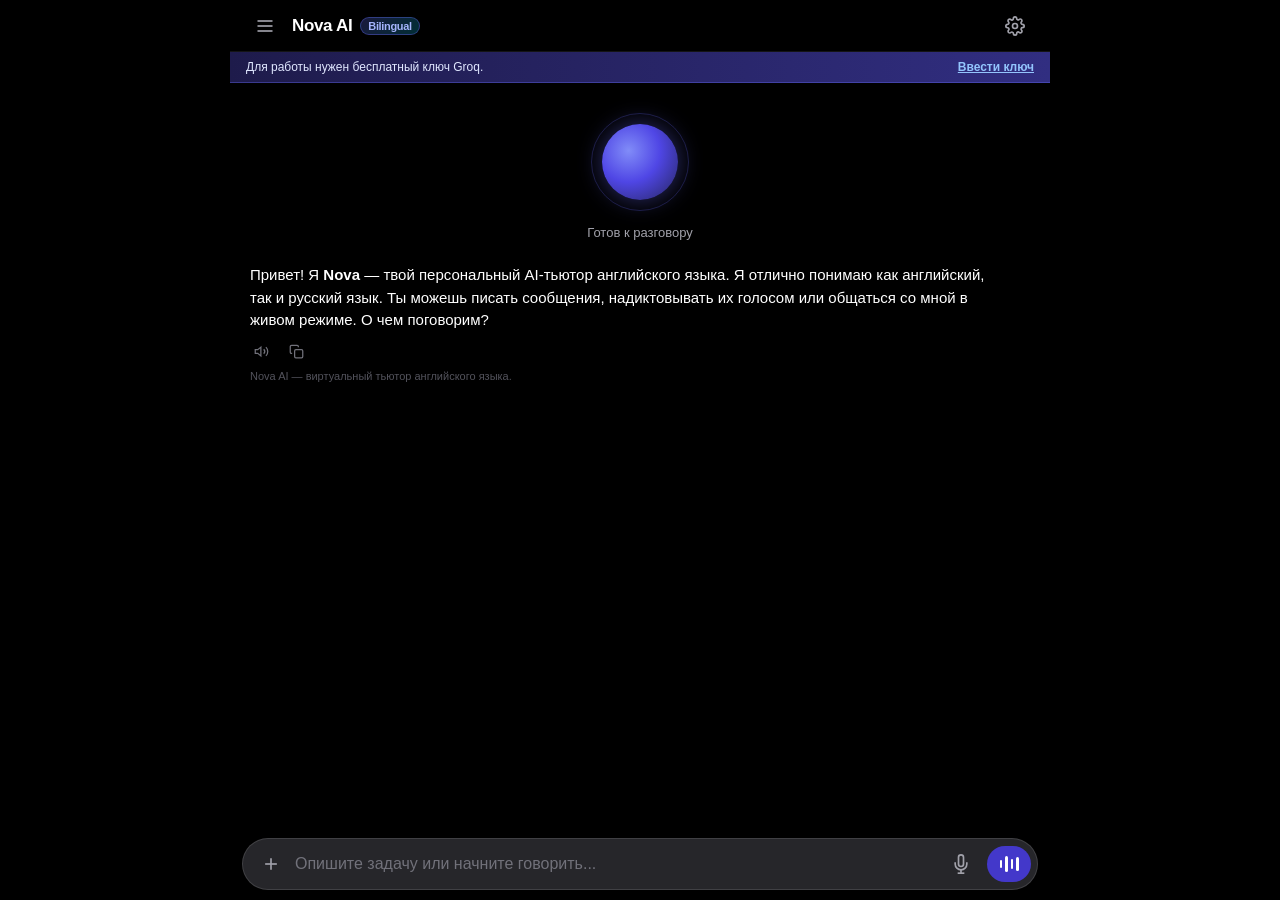
<file: english_ai_tutor.html>
<!DOCTYPE html>
<html lang="ru">
<head>
    <meta charset="UTF-8">
    <meta name="viewport" content="width=device-width, initial-scale=1.0, maximum-scale=1.0, user-scalable=no, viewport-fit=cover">
    <meta name="apple-mobile-web-app-capable" content="yes">
    <meta name="apple-mobile-web-app-status-bar-style" content="black-translucent">
    <meta name="theme-color" content="#000000">
    <title>Nova English — AI English Tutor</title>
    <style>
/* ========================================================
   NOVA AI ENGLISH TUTOR — NATIVE MOBILE PWA DESIGN SYSTEM
   Single-Page Application (SPA) with 0 zoom, 0 reloads
   ======================================================== */

:root {
    --bg-black: #000000;
    --bg-surface: #121214;
    --bg-card: #1c1c1f;
    --bg-card-hover: #26262a;
    --bg-card-elevated: #2a2a2e;
    --bg-pill: #26262a;
    --bg-pill-hover: #323238;
    
    --border-subtle: rgba(255, 255, 255, 0.08);
    --border-card: rgba(255, 255, 255, 0.12);
    --border-focus: #6366f1;
    
    --text-primary: #ffffff;
    --text-secondary: #a1a1aa;
    --text-muted: #71717a;
    --text-dim: #52525b;
    
    --accent-blue: #3b82f6;
    --accent-indigo: #6366f1;
    --accent-cyan: #06b6d4;
    --accent-emerald: #10b981;
    --accent-rose: #f43f5e;
    --accent-voice-pill: #4338ca;
    --accent-voice-active: #6366f1;
    
    --radius-pill: 9999px;
    --radius-card: 22px;
    --radius-item: 16px;
    --radius-sm: 12px;
    
    --font-sans: -apple-system, BlinkMacSystemFont, "SF Pro Display", "SF Pro Text", "Segoe UI", Roboto, Helvetica, Arial, sans-serif;
    --font-mono: ui-monospace, SFMono-Regular, "SF Mono", Menlo, Consolas, monospace;
}

* {
    box-sizing: border-box;
    margin: 0;
    padding: 0;
    -webkit-tap-highlight-color: transparent;
}

html, body {
    width: 100%;
    height: 100%;
    height: 100dvh;
    background-color: var(--bg-black);
    color: var(--text-primary);
    font-family: var(--font-sans);
    overflow: hidden;
    position: fixed;
}

.app-container {
    display: flex;
    flex-direction: column;
    width: 100%;
    height: 100%;
    height: 100dvh;
    position: relative;
    max-width: 480px;
    margin: 0 auto;
    background-color: var(--bg-black);
}

@media (min-width: 900px) {
    .app-container {
        max-width: 820px;
    }
}

/* ========================================================
   HEADER BAR
   ======================================================== */
.top-nav {
    display: flex;
    align-items: center;
    justify-content: space-between;
    height: 52px;
    padding: 0 16px;
    padding-top: env(safe-area-inset-top, 0px);
    background-color: rgba(0, 0, 0, 0.85);
    backdrop-filter: blur(20px);
    -webkit-backdrop-filter: blur(20px);
    z-index: 20;
    flex-shrink: 0;
    border-bottom: 1px solid var(--border-subtle);
}

.brand-section {
    display: flex;
    align-items: center;
    gap: 8px;
    font-size: 17px;
    font-weight: 600;
    letter-spacing: -0.02em;
    color: var(--text-primary);
}

.brand-badge {
    font-size: 11px;
    font-weight: 700;
    padding: 2px 7px;
    border-radius: var(--radius-pill);
    background: linear-gradient(135deg, rgba(99, 102, 241, 0.25), rgba(6, 182, 212, 0.25));
    border: 1px solid rgba(99, 102, 241, 0.4);
    color: #a5b4fc;
}

.nav-actions {
    display: flex;
    align-items: center;
    gap: 8px;
}

.icon-btn {
    width: 38px;
    height: 38px;
    border-radius: 50%;
    background-color: transparent;
    border: none;
    color: var(--text-secondary);
    display: flex;
    align-items: center;
    justify-content: center;
    cursor: pointer;
    transition: background-color 0.15s, color 0.15s;
}

.icon-btn:hover {
    background-color: var(--bg-card);
    color: var(--text-primary);
}

.icon-btn svg {
    width: 20px;
    height: 20px;
}

/* API Key Reminder Banner */
.api-banner {
    background: linear-gradient(90deg, #1e1b4b, #312e81);
    border-bottom: 1px solid rgba(99, 102, 241, 0.4);
    padding: 8px 16px;
    font-size: 12px;
    display: flex;
    align-items: center;
    justify-content: space-between;
    color: #e0e7ff;
    flex-shrink: 0;
    z-index: 15;
}

.api-banner a {
    color: #93c5fd;
    text-decoration: underline;
    font-weight: 600;
    cursor: pointer;
}

/* ========================================================
   MAIN CONTENT SCROLL AREA
   ======================================================== */
.content-area {
    flex: 1;
    overflow-y: auto;
    overflow-x: hidden;
    display: flex;
    flex-direction: column;
    padding: 12px 16px 120px 16px;
    -webkit-overflow-scrolling: touch;
    scroll-behavior: smooth;
}

/* ========================================================
   CHARACTER ORB STAGE
   ======================================================== */
.character-stage {
    display: flex;
    flex-direction: column;
    align-items: center;
    justify-content: center;
    padding: 12px 0 16px 0;
    flex-shrink: 0;
}

.orb-container {
    position: relative;
    width: 110px;
    height: 110px;
    display: flex;
    align-items: center;
    justify-content: center;
    cursor: pointer;
}

.orb-sphere {
    width: 76px;
    height: 76px;
    border-radius: 50%;
    background: radial-gradient(circle at 35% 35%, #818cf8 0%, #4f46e5 45%, #312e81 85%);
    box-shadow: 0 0 25px rgba(99, 102, 241, 0.45);
    position: relative;
    transition: all 0.4s ease;
}

.orb-ring {
    position: absolute;
    width: 98px;
    height: 98px;
    border-radius: 50%;
    border: 1.5px solid rgba(99, 102, 241, 0.25);
    pointer-events: none;
    transition: all 0.4s ease;
}

/* Orb States */
.orb-sphere.idle {
    animation: orbFloat 4s ease-in-out infinite;
}

.orb-sphere.listening {
    background: radial-gradient(circle at 35% 35%, #f43f5e 0%, #e11d48 45%, #881337 85%);
    box-shadow: 0 0 35px rgba(244, 63, 94, 0.7);
    animation: orbPulseListening 1.1s ease-in-out infinite;
}

.orb-sphere.thinking {
    background: radial-gradient(circle at 35% 35%, #06b6d4 0%, #0891b2 45%, #164e63 85%);
    box-shadow: 0 0 35px rgba(6, 182, 212, 0.7);
    animation: orbSpinThinking 1.6s linear infinite;
}

.orb-sphere.speaking {
    background: radial-gradient(circle at 35% 35%, #10b981 0%, #059669 45%, #064e3b 85%);
    box-shadow: 0 0 40px rgba(16, 185, 129, 0.8);
    animation: orbPulseSpeaking 0.7s ease-in-out infinite alternate;
}

@keyframes orbFloat {
    0%, 100% { transform: translateY(0); }
    50% { transform: translateY(-6px); }
}

@keyframes orbPulseListening {
    0%, 100% { transform: scale(1); box-shadow: 0 0 25px rgba(244, 63, 94, 0.5); }
    50% { transform: scale(1.08); box-shadow: 0 0 45px rgba(244, 63, 94, 0.9); }
}

@keyframes orbSpinThinking {
    0% { transform: rotate(0deg) scale(0.96); }
    50% { transform: rotate(180deg) scale(1.04); }
    100% { transform: rotate(360deg) scale(0.96); }
}

@keyframes orbPulseSpeaking {
    0% { transform: scale(0.97); }
    100% { transform: scale(1.1); box-shadow: 0 0 50px rgba(16, 185, 129, 0.9); }
}

.status-text {
    margin-top: 8px;
    font-size: 13px;
    font-weight: 500;
    color: var(--text-secondary);
    display: flex;
    align-items: center;
    gap: 6px;
}

/* ========================================================
   CHAT STREAM
   ======================================================== */
.chat-messages {
    display: flex;
    flex-direction: column;
    gap: 14px;
    width: 100%;
}

.chat-bubble {
    max-width: 88%;
    padding: 12px 16px;
    font-size: 15px;
    line-height: 1.45;
    word-break: break-word;
    position: relative;
    animation: fadeInBubble 0.25s ease-out;
}

@keyframes fadeInBubble {
    from { opacity: 0; transform: translateY(6px); }
    to { opacity: 1; transform: translateY(0); }
}

.chat-bubble.user {
    align-self: flex-end;
    background-color: var(--bg-card);
    color: var(--text-primary);
    border-radius: 18px 18px 4px 18px;
    border: 1px solid var(--border-subtle);
}

.chat-bubble.assistant {
    align-self: flex-start;
    background: transparent;
    color: var(--text-primary);
    border-radius: 18px;
    max-width: 96%;
    padding: 8px 4px;
}

.bubble-assistant-content {
    font-size: 15px;
    line-height: 1.5;
}

.bubble-assistant-content p {
    margin-bottom: 8px;
}

.bubble-assistant-content p:last-child {
    margin-bottom: 0;
}

.correction-block {
    margin: 8px 0;
    padding: 10px 12px;
    background: rgba(16, 185, 129, 0.1);
    border-left: 3px solid var(--accent-emerald);
    border-radius: 6px;
    font-size: 13.5px;
}

.correction-block strong {
    color: #34d399;
}

.msg-actions-row {
    display: flex;
    align-items: center;
    gap: 12px;
    margin-top: 8px;
}

.action-icon-btn {
    background: none;
    border: none;
    color: var(--text-muted);
    cursor: pointer;
    display: flex;
    align-items: center;
    gap: 4px;
    font-size: 12px;
    transition: color 0.15s;
    padding: 4px;
}

.action-icon-btn:hover {
    color: var(--text-primary);
}

.action-icon-btn svg {
    width: 15px;
    height: 15px;
}

.ai-disclaimer {
    font-size: 11px;
    color: var(--text-dim);
    margin-top: 6px;
}

/* ========================================================
   FLOATING BOTTOM DOCK BAR
   Clean 4-element row matching user's mobile screen
   ======================================================== */
.bottom-dock {
    position: fixed;
    bottom: 0;
    left: 0;
    right: 0;
    width: 100%;
    max-width: 480px;
    margin: 0 auto;
    padding: 8px 12px calc(10px + env(safe-area-inset-bottom, 0px)) 12px;
    background: linear-gradient(to top, rgba(0, 0, 0, 0.98) 60%, rgba(0, 0, 0, 0));
    pointer-events: none;
    z-index: 30;
}

@media (min-width: 900px) {
    .bottom-dock {
        max-width: 820px;
    }
}

.floating-pill-bar {
    pointer-events: auto;
    background-color: var(--bg-pill);
    border: 1px solid var(--border-card);
    border-radius: var(--radius-pill);
    height: 52px;
    display: flex;
    align-items: center;
    padding: 0 6px 0 12px;
    gap: 8px;
    box-shadow: 0 8px 24px rgba(0, 0, 0, 0.6);
    width: 100%;
    box-sizing: border-box;
}

.pill-add-btn {
    width: 32px;
    height: 32px;
    border-radius: 50%;
    background: none;
    border: none;
    color: var(--text-secondary);
    display: flex;
    align-items: center;
    justify-content: center;
    cursor: pointer;
    flex-shrink: 0;
}

.pill-add-btn svg {
    width: 20px;
    height: 20px;
}

.pill-input {
    flex: 1 1 0%;
    min-width: 0;
    background: transparent;
    border: none;
    outline: none;
    color: var(--text-primary);
    font-size: 16px !important;
    padding: 6px 0;
}

.pill-input::placeholder {
    color: var(--text-muted);
}

/* 1. SEPARATE MIC BUTTON (Voice Dictation / Voice Typing) */
.pill-mic-btn {
    width: 36px;
    height: 36px;
    border-radius: var(--radius-pill);
    background: none;
    border: none;
    color: var(--text-secondary);
    display: flex;
    align-items: center;
    justify-content: center;
    cursor: pointer;
    flex-shrink: 0;
    transition: all 0.2s ease;
}

.pill-mic-btn svg {
    width: 20px;
    height: 20px;
}

.pill-mic-btn.active {
    color: #ef4444;
    background: rgba(239, 68, 68, 0.2);
    box-shadow: 0 0 12px rgba(239, 68, 68, 0.6);
    animation: micPulse 1.2s infinite ease-in-out;
}

@keyframes micPulse {
    0%, 100% { transform: scale(1); }
    50% { transform: scale(1.12); color: #f87171; }
}

/* 2. SEPARATE LIVE VOICE BUTTON (Hands-free Continuous Conversation) */
.voice-wave-pill {
    display: flex;
    align-items: center;
    justify-content: center;
    gap: 3px;
    width: 44px;
    height: 36px;
    border-radius: var(--radius-pill);
    background: var(--accent-voice-pill);
    border: none;
    cursor: pointer;
    flex-shrink: 0;
    transition: all 0.2s ease;
}

.voice-wave-pill:active {
    transform: scale(0.93);
}

.voice-wave-pill span {
    width: 2.5px;
    height: 14px;
    background-color: #ffffff;
    border-radius: 2px;
    transition: height 0.1s ease;
}

.voice-wave-pill span:nth-child(1) { height: 8px; }
.voice-wave-pill span:nth-child(2) { height: 16px; }
.voice-wave-pill span:nth-child(3) { height: 10px; }
.voice-wave-pill span:nth-child(4) { height: 14px; }

.voice-wave-pill.active {
    background: #6366f1;
    box-shadow: 0 0 16px rgba(99, 102, 241, 0.85);
    animation: livePulse 1.5s infinite ease-in-out;
}

@keyframes livePulse {
    0%, 100% { box-shadow: 0 0 12px rgba(99, 102, 241, 0.6); }
    50% { box-shadow: 0 0 22px rgba(99, 102, 241, 0.95); transform: scale(1.05); }
}

.voice-wave-pill.active span {
    animation: soundWaveAnim 0.6s infinite ease-in-out alternate;
}
.voice-wave-pill.active span:nth-child(2) { animation-delay: 0.15s; }
.voice-wave-pill.active span:nth-child(3) { animation-delay: 0.3s; }
.voice-wave-pill.active span:nth-child(4) { animation-delay: 0.45s; }

@keyframes soundWaveAnim {
    0% { height: 4px; }
    100% { height: 20px; }
}

/* ========================================================
   SETTINGS SHEET (Inset Grouped Mobile Style)
   ======================================================== */
.settings-sheet {
    position: fixed;
    top: 0;
    left: 0;
    width: 100%;
    height: 100%;
    height: 100dvh;
    background-color: var(--bg-black);
    z-index: 100;
    display: none;
    flex-direction: column;
    overflow-y: auto;
    padding: calc(10px + env(safe-area-inset-top, 0px)) 16px calc(24px + env(safe-area-inset-bottom, 0px)) 16px;
    max-width: 480px;
    margin: 0 auto;
    right: 0;
    -webkit-overflow-scrolling: touch;
}

@media (min-width: 900px) {
    .settings-sheet {
        max-width: 820px;
    }
}

.settings-sheet.active {
    display: flex;
}

.settings-header {
    display: flex;
    align-items: center;
    justify-content: space-between;
    height: 48px;
    margin-bottom: 12px;
}

.settings-title {
    font-size: 19px;
    font-weight: 700;
    letter-spacing: -0.02em;
}

.settings-section-title {
    font-size: 12px;
    font-weight: 600;
    text-transform: uppercase;
    letter-spacing: 0.05em;
    color: var(--text-muted);
    margin: 16px 0 6px 4px;
}

.inset-card {
    background-color: var(--bg-card);
    border-radius: var(--radius-item);
    border: 1px solid var(--border-subtle);
    overflow: hidden;
}

.inset-row {
    display: flex;
    align-items: center;
    justify-content: space-between;
    padding: 12px 14px;
    border-bottom: 1px solid var(--border-subtle);
    cursor: pointer;
}

.inset-row:last-child {
    border-bottom: none;
}

.inset-row-left {
    display: flex;
    align-items: center;
    gap: 12px;
}

.inset-icon {
    width: 30px;
    height: 30px;
    border-radius: 8px;
    background-color: var(--bg-card-elevated);
    display: flex;
    align-items: center;
    justify-content: center;
    color: var(--text-secondary);
}

.inset-icon svg {
    width: 16px;
    height: 16px;
}

.inset-row-text {
    display: flex;
    flex-direction: column;
}

.inset-title {
    font-size: 15px;
    font-weight: 500;
    color: var(--text-primary);
}

.inset-desc {
    font-size: 12px;
    color: var(--text-muted);
}

.inset-control-wrap {
    padding: 12px 14px;
    border-bottom: 1px solid var(--border-subtle);
}

.inset-control-wrap:last-child {
    border-bottom: none;
}

.inset-label {
    display: block;
    font-size: 12px;
    font-weight: 500;
    color: var(--text-secondary);
    margin-bottom: 6px;
}

.dark-input, .dark-select {
    width: 100%;
    background-color: var(--bg-card-elevated);
    border: 1px solid var(--border-card);
    border-radius: var(--radius-sm);
    padding: 10px 12px;
    color: var(--text-primary);
    font-size: 14px;
    outline: none;
}

.dark-input:focus, .dark-select:focus {
    border-color: var(--border-focus);
}

.save-settings-btn {
    width: 100%;
    margin-top: 24px;
    padding: 14px;
    border-radius: var(--radius-pill);
    background-color: var(--accent-indigo);
    color: #ffffff;
    font-size: 15px;
    font-weight: 600;
    border: none;
    cursor: pointer;
    box-shadow: 0 4px 14px rgba(99, 102, 241, 0.4);
}

/* ========================================================
   DRAWER MENU
   ======================================================== */
.drawer-backdrop {
    position: fixed;
    top: 0;
    left: 0;
    width: 100%;
    height: 100%;
    height: 100dvh;
    background: rgba(0, 0, 0, 0.7);
    backdrop-filter: blur(8px);
    -webkit-backdrop-filter: blur(8px);
    z-index: 90;
    opacity: 0;
    pointer-events: none;
    transition: opacity 0.25s ease;
}

.drawer-backdrop.active {
    opacity: 1;
    pointer-events: auto;
}

.drawer-panel {
    position: fixed;
    top: 0;
    left: 0;
    width: 82%;
    max-width: 320px;
    height: 100%;
    height: 100dvh;
    background-color: var(--bg-surface);
    border-right: 1px solid var(--border-card);
    z-index: 95;
    transform: translateX(-100%);
    transition: transform 0.28s cubic-bezier(0.16, 1, 0.3, 1);
    display: flex;
    flex-direction: column;
    padding: calc(14px + env(safe-area-inset-top, 0px)) 16px calc(16px + env(safe-area-inset-bottom, 0px)) 16px;
    overflow-y: auto;
}

.drawer-panel.open {
    transform: translateX(0);
}

.drawer-top {
    display: flex;
    align-items: center;
    justify-content: space-between;
    margin-bottom: 20px;
}

.drawer-brand {
    font-size: 18px;
    font-weight: 700;
    color: var(--text-primary);
}

.drawer-menu {
    display: flex;
    flex-direction: column;
    gap: 4px;
}

.drawer-item {
    display: flex;
    align-items: center;
    gap: 12px;
    padding: 10px 12px;
    border-radius: var(--radius-sm);
    color: var(--text-secondary);
    text-decoration: none;
    font-size: 14.5px;
    font-weight: 500;
    transition: background-color 0.15s, color 0.15s;
    cursor: pointer;
}

.drawer-item:hover, .drawer-item.active {
    background-color: var(--bg-card);
    color: var(--text-primary);
}

.drawer-item svg {
    width: 18px;
    height: 18px;
}

.drawer-section-title {
    font-size: 11px;
    font-weight: 700;
    text-transform: uppercase;
    letter-spacing: 0.06em;
    color: var(--text-dim);
    margin: 18px 0 6px 12px;
}

.topic-item {
    padding: 8px 12px;
    font-size: 13.5px;
    color: var(--text-muted);
    border-radius: var(--radius-sm);
    cursor: pointer;
    transition: all 0.15s;
}

.topic-item:hover {
    background-color: var(--bg-card);
    color: var(--text-primary);
}

.drawer-bottom {
    margin-top: auto;
    padding-top: 16px;
    border-top: 1px solid var(--border-subtle);
    display: flex;
    align-items: center;
    justify-content: space-between;
}
    </style>
</head>
<body>
    <div class="app-container">
        <!-- Top Navigation Bar -->
        <header class="top-nav">
            <div class="brand-section">
                <button class="icon-btn" id="open-drawer-btn" title="Меню">
                    <svg viewBox="0 0 24 24" fill="none" stroke="currentColor" stroke-width="2"><line x1="3" y1="12" x2="21" y2="12"/><line x1="3" y1="6" x2="21" y2="6"/><line x1="3" y1="18" x2="21" y2="18"/></svg>
                </button>
                <span>Nova AI</span>
                <span class="brand-badge">Bilingual</span>
            </div>
            <div class="nav-actions">
                <button class="icon-btn" id="open-settings-btn" title="Настройки">
                    <svg viewBox="0 0 24 24" fill="none" stroke="currentColor" stroke-width="2"><circle cx="12" cy="12" r="3"/><path d="M19.4 15a1.65 1.65 0 0 0 .33 1.82l.06.06a2 2 0 0 1 0 2.83 2 2 0 0 1-2.83 0l-.06-.06a1.65 1.65 0 0 0-1.82-.33 1.65 1.65 0 0 0-1 1.51V21a2 2 0 0 1-2 2 2 2 0 0 1-2-2v-.09A1.65 1.65 0 0 0 9 19.4a1.65 1.65 0 0 0-1.82.33l-.06.06a2 2 0 0 1-2.83 0 2 2 0 0 1 0-2.83l.06-.06a1.65 1.65 0 0 0 .33-1.82 1.65 1.65 0 0 0-1.51-1H3a2 2 0 0 1-2-2 2 2 0 0 1 2-2h.09A1.65 1.65 0 0 0 4.6 9a1.65 1.65 0 0 0-.33-1.82l-.06-.06a2 2 0 0 1 0-2.83 2 2 0 0 1 2.83 0l.06.06a1.65 1.65 0 0 0 1.82.33H9a1.65 1.65 0 0 0 1-1.51V3a2 2 0 0 1 2-2 2 2 0 0 1 2 2v.09a1.65 1.65 0 0 0 1 1.51 1.65 1.65 0 0 0 1.82-.33l.06-.06a2 2 0 0 1 2.83 0 2 2 0 0 1 0 2.83l-.06.06a1.65 1.65 0 0 0-.33 1.82V9a1.65 1.65 0 0 0 1.51 1H21a2 2 0 0 1 2 2 2 2 0 0 1-2 2h-.09a1.65 1.65 0 0 0-1.51 1z"/></svg>
                </button>
            </div>
        </header>

        <!-- API Banner if key not set -->
        <div class="api-banner" id="api-banner">
            <span>Для работы нужен бесплатный ключ Groq.</span>
            <a id="link-open-settings">Ввести ключ</a>
        </div>

        <!-- Main Content Area -->
        <main class="content-area" id="content-area">
            <!-- Animated Virtual Tutor Orb -->
            <div class="character-stage">
                <div class="orb-container" id="character-orb-container" title="Нажмите для диктовки">
                    <div class="orb-ring"></div>
                    <div class="orb-sphere idle" id="character-orb"></div>
                </div>
                <div class="status-text" id="status-text">Готов к разговору</div>
            </div>

            <!-- Chat Stream -->
            <div class="chat-messages" id="chat-messages">
                <div class="chat-bubble assistant">
                    <div class="bubble-assistant-content">
                        <p>Привет! Я <strong>Nova</strong> — твой персональный AI-тьютор английского языка. Я отлично понимаю как английский, так и русский язык. Ты можешь писать сообщения, надиктовывать их голосом или общаться со мной в живом режиме. О чем поговорим?</p>
                    </div>
                    <div class="msg-actions-row">
                        <button class="action-icon-btn speak-btn" title="Озвучить" onclick="speakTextFromEl(this)">
                            <svg viewBox="0 0 24 24" fill="none" stroke="currentColor" stroke-width="2"><polygon points="11 5 6 9 2 9 2 15 6 15 11 19 11 5"/><path d="M19.07 4.93a10 10 0 0 1 0 14.14M15.54 8.46a5 5 0 0 1 0 7.07"/></svg>
                        </button>
                        <button class="action-icon-btn" title="Скопировать" onclick="copyTextFromEl(this)">
                            <svg viewBox="0 0 24 24" fill="none" stroke="currentColor" stroke-width="2"><rect x="9" y="9" width="13" height="13" rx="2" ry="2"/><path d="M5 15H4a2 2 0 0 1-2-2V4a2 2 0 0 1 2-2h9a2 2 0 0 1 2 2v1"/></svg>
                        </button>
                    </div>
                    <div class="ai-disclaimer">Nova AI — виртуальный тьютор английского языка.</div>
                </div>
            </div>
        </main>

        <!-- Floating Bottom Dock Bar -->
        <footer class="bottom-dock">
            <form id="chat-form" class="floating-pill-bar">
                <button type="button" class="pill-add-btn" id="pill-add-btn" title="Темы для разговора">
                    <svg viewBox="0 0 24 24" fill="none" stroke="currentColor" stroke-width="2"><line x1="12" y1="5" x2="12" y2="19"/><line x1="5" y1="12" x2="19" y2="12"/></svg>
                </button>

                <input type="text" id="chat-input" class="pill-input" placeholder="Опишите задачу или начните говорить..." autocomplete="off">

                <!-- 1. Separate Microphone Button: Voice typing / dictation -->
                <button type="button" class="pill-mic-btn" id="voice-input-btn" title="Диктовка: сказать и отправить">
                    <svg viewBox="0 0 24 24" fill="none" stroke="currentColor" stroke-width="2"><path d="M12 1a3 3 0 0 0-3 3v8a3 3 0 0 0 6 0V4a3 3 0 0 0-3-3z"/><path d="M19 10v2a7 7 0 0 1-14 0v-2"/><line x1="12" y1="19" x2="12" y2="23"/><line x1="8" y1="23" x2="16" y2="23"/></svg>
                </button>

                <!-- 2. Separate Live Voice Button: Hands-free live conversation -->
                <button type="button" class="voice-wave-pill" id="live-voice-mode-btn" title="Режим живого голосового разговора (Hands-free)">
                    <span></span><span></span><span></span><span></span>
                </button>
            </form>
        </footer>

        <!-- Drawer Menu -->
        <div class="drawer-backdrop" id="drawer-backdrop"></div>
        <aside class="drawer-panel" id="drawer-panel">
            <div class="drawer-top">
                <span class="drawer-brand">Nova English</span>
                <button class="icon-btn" id="close-drawer-btn" title="Закрыть">
                    <svg viewBox="0 0 24 24" fill="none" stroke="currentColor" stroke-width="2"><line x1="18" y1="6" x2="6" y2="18"/><line x1="6" y1="6" x2="18" y2="18"/></svg>
                </button>
            </div>

            <nav class="drawer-menu">
                <a href="#" class="drawer-item" id="new-chat-drawer-btn">
                    <svg viewBox="0 0 24 24" fill="none" stroke="currentColor" stroke-width="2"><path d="M12 20h9"/><path d="M16.5 3.5a2.121 2.121 0 0 1 3 3L7 19l-4 1 1-4L16.5 3.5z"/></svg>
                    <span>Новый диалог</span>
                </a>
                <a href="#" class="drawer-item" id="drawer-voice-toggle">
                    <svg viewBox="0 0 24 24" fill="none" stroke="currentColor" stroke-width="2"><polygon points="12 2 15.09 8.26 22 9.27 17 14.14 18.18 21.02 12 17.77 5.82 21.02 7 14.14 2 9.27 8.91 8.26 12 2"/></svg>
                    <span>Лайв-общение</span>
                </a>
                <a href="#" class="drawer-item" id="drawer-lang-toggle">
                    <svg viewBox="0 0 24 24" fill="none" stroke="currentColor" stroke-width="2"><circle cx="12" cy="12" r="10"/><line x1="2" y1="12" x2="22" y2="12"/><path d="M12 2a15.3 15.3 0 0 1 4 10 15.3 15.3 0 0 1-4 10 15.3 15.3 0 0 1-4-10 15.3 15.3 0 0 1 4-10z"/></svg>
                    <span>Язык микрофона: <strong id="drawer-lang-val" style="color: #60a5fa;">Русский (RU)</strong></span>
                </a>

                <div class="drawer-section-title">ПРАКТИКА ЯЗЫКА</div>
                <div class="topic-item" data-prompt="Привет Nova! Давай разберем разницу между Present Perfect и Past Simple с примерами.">Present Perfect vs Past Simple</div>
                <div class="topic-item" data-prompt="Let's practice a real-life conversation at a coffee shop in London. You be the barista!">Ordering Coffee in London</div>
                <div class="topic-item" data-prompt="Help me prepare for an English job interview. Ask me the first question and evaluate my answer!">Job Interview Practice</div>
                <div class="topic-item" data-prompt="Объясни мне 5 самых популярных современных сленговых выражений в английском.">Modern English Slang</div>
                <div class="topic-item" data-prompt="Let's do an IELTS Speaking Part 2 test. Give me a cue card topic!">IELTS Speaking Simulation</div>
            </nav>

            <div class="drawer-bottom">
                <span style="font-size: 13px; color: var(--text-muted);">Nova AI v2.5 SPA</span>
                <button class="icon-btn" id="drawer-settings-gear-btn" title="Настройки">
                    <svg viewBox="0 0 24 24" fill="none" stroke="currentColor" stroke-width="2"><circle cx="12" cy="12" r="3"/><path d="M19.4 15a1.65 1.65 0 0 0 .33 1.82l.06.06a2 2 0 0 1 0 2.83 2 2 0 0 1-2.83 0l-.06-.06a1.65 1.65 0 0 0-1.82-.33 1.65 1.65 0 0 0-1 1.51V21a2 2 0 0 1-2 2 2 2 0 0 1-2-2v-.09A1.65 1.65 0 0 0 9 19.4a1.65 1.65 0 0 0-1.82.33l-.06.06a2 2 0 0 1-2.83 0 2 2 0 0 1 0-2.83l.06-.06a1.65 1.65 0 0 0 .33-1.82 1.65 1.65 0 0 0-1.51-1H3a2 2 0 0 1-2-2 2 2 0 0 1 2-2h.09A1.65 1.65 0 0 0 4.6 9a1.65 1.65 0 0 0-.33-1.82l-.06-.06a2 2 0 0 1 0-2.83 2 2 0 0 1 2.83 0l.06.06a1.65 1.65 0 0 0 1.82.33H9a1.65 1.65 0 0 0 1-1.51V3a2 2 0 0 1 2-2 2 2 0 0 1 2 2v.09a1.65 1.65 0 0 0 1 1.51 1.65 1.65 0 0 0 1.82-.33l.06-.06a2 2 0 0 1 2.83 0 2 2 0 0 1 0 2.83l-.06.06a1.65 1.65 0 0 0-.33 1.82V9a1.65 1.65 0 0 0 1.51 1H21a2 2 0 0 1 2 2 2 2 0 0 1-2 2h-.09a1.65 1.65 0 0 0-1.51 1z"/></svg>
                </button>
            </div>
        </aside>

        <!-- Settings Screen (Inset Modal) -->
        <div class="settings-sheet" id="settings-sheet">
            <div class="settings-header">
                <span class="settings-title">Настройки</span>
                <button class="icon-btn" id="close-settings-sheet-btn" title="Готово">
                    <svg viewBox="0 0 24 24" fill="none" stroke="currentColor" stroke-width="2"><polyline points="20 6 9 17 4 12"/></svg>
                </button>
            </div>

            <form id="settings-form">
                <div class="settings-section-title">Groq Cloud AI</div>
                <div class="inset-card">
                    <div class="inset-control-wrap">
                        <label class="inset-label" for="groq_api_key">Groq API Ключ</label>
                        <input type="password" id="groq_api_key" class="dark-input" placeholder="gsk_xxxxxxxxxxxxxxxxxxxx">
                        <span style="font-size: 11px; color: var(--text-dim); display: block; margin-top: 4px;">Получить бесплатно: <a href="https://console.groq.com/keys" target="_blank" style="color: var(--accent-blue);">console.groq.com</a></span>
                    </div>

                    <div class="inset-control-wrap">
                        <label class="inset-label" for="model_name">Модель ИИ</label>
                        <select id="model_name" class="dark-select">
                            <option value="openai/gpt-oss-120b">OpenAI GPT-OSS 120B (Рекомендуется, флагман)</option>
                            <option value="openai/gpt-oss-20b">OpenAI GPT-OSS 20B (Сверхбыстрая 1000 t/s)</option>
                            <option value="qwen/qwen3.8-27b">Qwen 3.8 27B</option>
                        </select>
                    </div>

                    <div class="inset-control-wrap">
                        <div style="display: flex; justify-content: space-between; align-items: center;">
                            <span class="inset-title" style="font-size: 14px;">Автоматическая озвучка ответов</span>
                            <input type="checkbox" id="auto_speak" checked style="width: 18px; height: 18px; accent-color: var(--accent-indigo);">
                        </div>
                    </div>

                    <div class="inset-control-wrap">
                        <label class="inset-label">Скорость речи: <span id="rate-val">1.0x</span></label>
                        <input type="range" id="voice_rate" min="0.75" max="1.25" step="0.05" value="1.0" style="width: 100%; accent-color: var(--accent-indigo);">
                    </div>
                </div>

                <div class="settings-section-title">Обучение английскому</div>
                <div class="inset-card">
                    <div class="inset-control-wrap">
                        <label class="inset-label" for="english_level">Уровень владения (CEFR)</label>
                        <select id="english_level" class="dark-select">
                            <option value="beginner">Beginner (A1-A2)</option>
                            <option value="intermediate" selected>Intermediate (B1-B2)</option>
                            <option value="advanced">Advanced (C1-C2)</option>
                        </select>
                    </div>

                    <div class="inset-control-wrap">
                        <label class="inset-label" for="tutor_style">Стиль обучения</label>
                        <select id="tutor_style" class="dark-select">
                            <option value="friendly" selected>Дружелюбный диалог (Casual)</option>
                            <option value="grammar">Акцент на грамматику и исправления</option>
                            <option value="business">Деловой английский (Business English)</option>
                            <option value="ielts">Подготовка к IELTS / TOEFL</option>
                        </select>
                    </div>

                    <div class="inset-control-wrap">
                        <label class="inset-label" for="voiceLangSelect">Язык микрофона по умолчанию</label>
                        <select id="voiceLangSelect" class="dark-select">
                            <option value="ru-RU" selected>Русский (ru-RU)</option>
                            <option value="en-US">English (en-US)</option>
                        </select>
                    </div>
                </div>

                <div class="settings-section-title">Данные и история</div>
                <div class="inset-card">
                    <div class="inset-row" id="clear-history-row">
                        <div class="inset-row-left">
                            <div class="inset-icon">
                                <svg viewBox="0 0 24 24" fill="none" stroke="currentColor" stroke-width="2"><polyline points="1 4 1 10 7 10"/><path d="M3.51 15a9 9 0 1 0 2.13-9.36L1 10"/></svg>
                            </div>
                            <div class="inset-row-text">
                                <span class="inset-title" style="color: #f87171;">Очистить историю сообщений</span>
                                <span class="inset-desc">Сбросить текущий диалог без перезагрузки страницы</span>
                            </div>
                        </div>
                    </div>
                </div>

                <button type="submit" class="save-settings-btn">Сохранить настройки</button>
            </form>
        </div>
    </div>

    <!-- Application JavaScript: Zero Reload SPA & Dual Voice Engine -->
    <script>
        // LocalStorage Helper
        const storage = {
            get: (k, d) => localStorage.getItem('nova_' + k) ?? d,
            set: (k, v) => localStorage.setItem('nova_' + k, v)
        };

        // Groq Model Mapping & Migration
        const DEPRECATED_MODELS = {
            'llama-3.3-70b-versatile': 'openai/gpt-oss-120b',
            'llama-3.1-8b-instant': 'openai/gpt-oss-20b',
            'mixtral-8x7b-32768': 'openai/gpt-oss-120b',
            'gemma2-9b-it': 'openai/gpt-oss-20b',
            'llama3-70b-8192': 'openai/gpt-oss-120b',
            'llama3-8b-8192': 'openai/gpt-oss-20b',
            'llama-3.2-1b-preview': 'openai/gpt-oss-20b',
            'llama-3.2-3b-preview': 'openai/gpt-oss-20b'
        };

        function getActiveModel() {
            let saved = storage.get('model', 'openai/gpt-oss-120b');
            if (DEPRECATED_MODELS[saved]) {
                saved = DEPRECATED_MODELS[saved];
                storage.set('model', saved);
            }
            if (!saved || saved.includes('llama') || saved.includes('mixtral') || saved.includes('gemma')) {
                saved = 'openai/gpt-oss-120b';
                storage.set('model', saved);
            }
            return saved;
        }

        // Navigation elements
        const openDrawerBtn = document.getElementById('open-drawer-btn');
        const closeDrawerBtn = document.getElementById('close-drawer-btn');
        const drawerPanel = document.getElementById('drawer-panel');
        const drawerBackdrop = document.getElementById('drawer-backdrop');
        const openSettingsBtn = document.getElementById('open-settings-btn');
        const drawerSettingsGearBtn = document.getElementById('drawer-settings-gear-btn');
        const closeSettingsSheetBtn = document.getElementById('close-settings-sheet-btn');
        const settingsSheet = document.getElementById('settings-sheet');
        const linkOpenSettings = document.getElementById('link-open-settings');
        const newChatDrawerBtn = document.getElementById('new-chat-drawer-btn');
        const drawerVoiceToggle = document.getElementById('drawer-voice-toggle');
        const drawerLangToggle = document.getElementById('drawer-lang-toggle');
        const drawerLangVal = document.getElementById('drawer-lang-val');
        const voiceLangSelect = document.getElementById('voiceLangSelect');

        // Chat & Voice elements
        const chatForm = document.getElementById('chat-form');
        const chatInput = document.getElementById('chat-input');
        const chatMessages = document.getElementById('chat-messages');
        const contentArea = document.getElementById('content-area');
        const voiceInputBtn = document.getElementById('voice-input-btn');
        const liveVoiceModeBtn = document.getElementById('live-voice-mode-btn');
        const characterOrbContainer = document.getElementById('character-orb-container');
        const characterOrb = document.getElementById('character-orb');
        const statusText = document.getElementById('status-text');
        const settingsForm = document.getElementById('settings-form');
        const apiKeyInput = document.getElementById('groq_api_key');
        const modelSelect = document.getElementById('model_name');
        const levelSelect = document.getElementById('english_level');
        const styleSelect = document.getElementById('tutor_style');
        const autoSpeakCheck = document.getElementById('auto_speak');
        const voiceRateInput = document.getElementById('voice_rate');
        const rateVal = document.getElementById('rate-val');
        const clearHistoryRow = document.getElementById('clear-history-row');
        const apiBanner = document.getElementById('api-banner');

        // Voice state variables
        let voiceMode = null; // null | 'dictation' | 'live'
        let isSpeaking = false;
        let isListening = false;
        let synth = window.speechSynthesis;
        let selectedVoice = null;
        let enVoice = null;
        let ruVoice = null;
        let recognition = null;
        let currentVoiceLang = storage.get('voiceLang', 'ru-RU');
        let conversationHistory = [];

        // TTS Voice Init
        function initVoices() {
            if (!synth) return;
            const voices = synth.getVoices();
            enVoice = voices.find(v => v.lang.startsWith('en') && (v.name.includes('Natural') || v.name.includes('Google') || v.name.includes('Samantha') || v.name.includes('Daniel') || v.name.includes('Alex')))
                   || voices.find(v => v.lang.startsWith('en'))
                   || voices[0];

            ruVoice = voices.find(v => v.lang.startsWith('ru') && (v.name.includes('Natural') || v.name.includes('Google') || v.name.includes('Milena') || v.name.includes('Yuri') || v.name.includes('Tatyana')))
                   || voices.find(v => v.lang.startsWith('ru'));

            selectedVoice = enVoice;
        }

        if (synth && synth.onvoiceschanged !== undefined) {
            synth.onvoiceschanged = initVoices;
        }
        initVoices();

        function getVoiceConfig(text) {
            const cyrillic = (text.match(/[\u0400-\u04FF]/g) || []).length;
            const latin = (text.match(/[a-zA-Z]/g) || []).length;
            if (cyrillic > latin && ruVoice) {
                return { voice: ruVoice, lang: 'ru-RU' };
            }
            return { voice: enVoice || selectedVoice, lang: 'en-US' };
        }

        function updateVoiceLangUI() {
            const isRu = currentVoiceLang.startsWith('ru');
            if (drawerLangVal) {
                drawerLangVal.textContent = isRu ? 'Русский (RU)' : 'English (EN)';
                drawerLangVal.style.color = isRu ? '#60a5fa' : '#a78bfa';
            }
            if (voiceLangSelect) {
                voiceLangSelect.value = currentVoiceLang;
            }
            if (recognition) {
                recognition.lang = currentVoiceLang;
            }
        }

        if (drawerLangToggle) {
            drawerLangToggle.addEventListener('click', (e) => {
                e.preventDefault();
                currentVoiceLang = currentVoiceLang.startsWith('ru') ? 'en-US' : 'ru-RU';
                storage.set('voiceLang', currentVoiceLang);
                updateVoiceLangUI();
                const langName = currentVoiceLang.startsWith('ru') ? 'Русский (RU)' : 'English (EN)';
                if (statusText && !isListening && !isSpeaking) {
                    statusText.textContent = 'Язык ввода: ' + langName;
                    setTimeout(() => {
                        if (!isListening && !isSpeaking) statusText.textContent = 'Готов к разговору';
                    }, 1500);
                }
                closeDrawer();
            });
        }

        if (voiceLangSelect) {
            voiceLangSelect.addEventListener('change', (e) => {
                currentVoiceLang = e.target.value;
                storage.set('voiceLang', currentVoiceLang);
                updateVoiceLangUI();
            });
        }
        updateVoiceLangUI();

        // Settings Load & Save (In-place SPA, No reload)
        function loadSettings() {
            apiKeyInput.value = storage.get('apiKey', '');
            modelSelect.value = getActiveModel();
            levelSelect.value = storage.get('level', 'intermediate');
            styleSelect.value = storage.get('style', 'friendly');
            autoSpeakCheck.checked = storage.get('autoSpeak', 'true') === 'true';
            voiceRateInput.value = storage.get('voiceRate', '1.0');
            rateVal.textContent = voiceRateInput.value + 'x';
            if (apiKeyInput.value && apiBanner) apiBanner.style.display = 'none';
        }
        loadSettings();

        voiceRateInput.addEventListener('input', (e) => rateVal.textContent = e.target.value + 'x');

        settingsForm.addEventListener('submit', (e) => {
            e.preventDefault();
            const key = apiKeyInput.value.trim();
            const chosenModel = modelSelect.value;
            storage.set('apiKey', key);
            storage.set('model', chosenModel);
            storage.set('level', levelSelect.value);
            storage.set('style', styleSelect.value);
            storage.set('autoSpeak', autoSpeakCheck.checked);
            storage.set('voiceRate', voiceRateInput.value);
            if (key && apiBanner) apiBanner.style.display = 'none';
            closeSettings();
            if (statusText) {
                statusText.textContent = 'Настройки сохранены';
                setTimeout(() => { if (!isListening && !isSpeaking) statusText.textContent = 'Готов к разговору'; }, 1500);
            }
        });

        // Drawer Controls
        function openDrawer() {
            drawerPanel.classList.add('open');
            drawerBackdrop.classList.add('active');
        }
        function closeDrawer() {
            drawerPanel.classList.remove('open');
            drawerBackdrop.classList.remove('active');
        }
        openDrawerBtn.addEventListener('click', (e) => { e.preventDefault(); openDrawer(); });
        closeDrawerBtn.addEventListener('click', (e) => { e.preventDefault(); closeDrawer(); });
        drawerBackdrop.addEventListener('click', closeDrawer);
        const pillAddBtn = document.getElementById('pill-add-btn');
        if (pillAddBtn) pillAddBtn.addEventListener('click', (e) => { e.preventDefault(); openDrawer(); });

        // Settings Sheet Controls
        function openSettings() {
            closeDrawer();
            loadSettings();
            settingsSheet.classList.add('active');
        }
        function closeSettings() {
            settingsSheet.classList.remove('active');
        }
        openSettingsBtn.addEventListener('click', (e) => { e.preventDefault(); openSettings(); });
        if (drawerSettingsGearBtn) drawerSettingsGearBtn.addEventListener('click', (e) => { e.preventDefault(); openSettings(); });
        closeSettingsSheetBtn.addEventListener('click', (e) => { e.preventDefault(); closeSettings(); });
        if (linkOpenSettings) linkOpenSettings.addEventListener('click', (e) => { e.preventDefault(); openSettings(); });

        // Orb State Controller
        function setOrbState(state) {
            characterOrb.className = 'orb-sphere ' + state;
            if (state === 'speaking') {
                statusText.textContent = 'Nova говорит...';
            } else if (state === 'listening') {
                if (voiceMode === 'dictation') {
                    statusText.textContent = currentVoiceLang.startsWith('ru') ? 'Диктовка: говорите...' : 'Dictation: speak now...';
                } else if (voiceMode === 'live') {
                    statusText.textContent = currentVoiceLang.startsWith('ru') ? 'Лайв-общение: слушаю вас...' : 'Live: listening to you...';
                } else {
                    statusText.textContent = 'Слушаю вас...';
                }
            } else if (state === 'thinking') {
                statusText.textContent = 'Nova думает...';
            } else {
                statusText.textContent = 'Готов к разговору';
            }
        }

        // ========================================================
        // DUAL VOICE ENGINE: 1) Dictation vs. 2) Live Conversation
        // ========================================================
        const SpeechRec = window.SpeechRecognition || window.webkitSpeechRecognition;
        if (SpeechRec) {
            recognition = new SpeechRec();
            recognition.lang = currentVoiceLang;
            recognition.continuous = false;
            recognition.interimResults = true;

            recognition.onstart = () => {
                isListening = true;
                setOrbState('listening');
                if (voiceMode === 'dictation') {
                    voiceInputBtn.classList.add('active');
                    liveVoiceModeBtn.classList.remove('active');
                } else if (voiceMode === 'live') {
                    liveVoiceModeBtn.classList.add('active');
                    voiceInputBtn.classList.remove('active');
                }
            };

            recognition.onresult = (e) => {
                let interim = '';
                let final = '';
                for (let i = e.resultIndex; i < e.results.length; ++i) {
                    if (e.results[i].isFinal) {
                        final += e.results[i][0].transcript;
                    } else {
                        interim += e.results[i][0].transcript;
                    }
                }
                const currentText = (final || interim).trim();
                if (currentText) {
                    chatInput.value = currentText;
                }

                if (final.trim()) {
                    const sendText = final.trim();
                    if (voiceMode === 'dictation') {
                        // Dictation mode: Single utterance -> Insert -> Send -> End voice
                        stopVoice(false);
                        submitMessage(sendText);
                    } else if (voiceMode === 'live') {
                        // Live mode: Send -> Let Nova answer and auto-resume listening
                        try { recognition.stop(); } catch(err) {}
                        isListening = false;
                        submitMessage(sendText);
                    }
                }
            };

            recognition.onerror = (e) => {
                console.warn('Speech recognition error:', e.error);
                if (voiceMode === 'dictation') {
                    stopVoice(true);
                } else if (voiceMode === 'live') {
                    isListening = false;
                    // Auto-restart on silence in live mode
                    if (e.error === 'no-speech' || e.error === 'network') {
                        setTimeout(() => {
                            if (voiceMode === 'live' && !isSpeaking) {
                                startVoice('live');
                            }
                        }, 400);
                    } else {
                        stopVoice(true);
                    }
                }
            };

            recognition.onend = () => {
                isListening = false;
                if (voiceMode === 'dictation') {
                    const pendingText = chatInput.value.trim();
                    stopVoice(true);
                    if (pendingText) {
                        submitMessage(pendingText);
                    }
                } else if (voiceMode === 'live') {
                    if (!isSpeaking) {
                        setTimeout(() => {
                            if (voiceMode === 'live' && !isSpeaking) {
                                startVoice('live');
                            }
                        }, 300);
                    }
                } else {
                    stopVoice(true);
                }
            };
        } else {
            if (voiceInputBtn) voiceInputBtn.title = 'Web Speech Recognition не поддерживается в этом браузере';
            if (liveVoiceModeBtn) liveVoiceModeBtn.title = 'Web Speech Recognition не поддерживается в этом браузере';
        }

        function startVoice(mode) {
            if (!recognition) {
                alert('Голосовой ввод поддерживается в Google Chrome, Microsoft Edge и Safari.');
                return;
            }
            voiceMode = mode;
            if (synth) synth.cancel();
            recognition.lang = currentVoiceLang;
            try {
                recognition.start();
            } catch(e) {
                // already running
            }
        }

        function stopVoice(resetOrb = true) {
            voiceMode = null;
            isListening = false;
            voiceInputBtn.classList.remove('active');
            liveVoiceModeBtn.classList.remove('active');
            if (recognition) {
                try { recognition.stop(); } catch(e) {}
            }
            if (resetOrb && !isSpeaking) {
                setOrbState('idle');
            }
        }

        // 1. Microphone Button Click -> DICTATION MODE
        voiceInputBtn.addEventListener('click', (e) => {
            e.preventDefault();
            if (voiceMode === 'dictation' && isListening) {
                // Second tap stops dictation and submits if text exists
                const text = chatInput.value.trim();
                stopVoice(true);
                if (text) submitMessage(text);
            } else {
                if (voiceMode === 'live') stopVoice(true);
                startVoice('dictation');
            }
        });

        // 2. Waveform Button Click -> LIVE CONVERSATION MODE
        liveVoiceModeBtn.addEventListener('click', (e) => {
            e.preventDefault();
            if (voiceMode === 'live') {
                // Second tap stops live mode
                stopVoice(true);
                if (synth) synth.cancel();
            } else {
                if (voiceMode === 'dictation') stopVoice(true);
                startVoice('live');
            }
        });

        // Drawer live toggle
        if (drawerVoiceToggle) {
            drawerVoiceToggle.addEventListener('click', (e) => {
                e.preventDefault();
                closeDrawer();
                if (voiceMode === 'live') {
                    stopVoice(true);
                    if (synth) synth.cancel();
                } else {
                    if (voiceMode === 'dictation') stopVoice(true);
                    startVoice('live');
                }
            });
        }

        // Character Orb Click -> Quick Dictation Trigger
        if (characterOrbContainer) {
            characterOrbContainer.addEventListener('click', (e) => {
                e.preventDefault();
                if (voiceMode === 'dictation' && isListening) {
                    stopVoice(true);
                } else if (voiceMode === 'live') {
                    stopVoice(true);
                    if (synth) synth.cancel();
                } else {
                    startVoice('dictation');
                }
            });
        }

        // ========================================================
        // TEXT-TO-SPEECH (TTS) with Automatic Live Resume Loop
        // ========================================================
        window.speakTextFromEl = function(btn) {
            if (!synth) return;
            const bubble = btn.closest('.chat-bubble');
            if (!bubble) return;
            const textEl = bubble.querySelector('.bubble-assistant-content');
            if (!textEl) return;
            const rawText = textEl.innerText.replace(/Nova AI — виртуальный.*/, '').replace(/Nova — это ИИ.*/, '').trim();
            speakRawText(rawText);
        };

        function speakRawText(rawText) {
            if (!synth || !rawText) return;
            synth.cancel();
            const config = getVoiceConfig(rawText);
            const utterance = new SpeechSynthesisUtterance(rawText);
            if (config.voice) utterance.voice = config.voice;
            utterance.lang = config.lang;
            utterance.rate = parseFloat(voiceRateInput.value || 1.0);
            
            utterance.onstart = () => {
                isSpeaking = true;
                setOrbState('speaking');
            };
            
            utterance.onend = () => {
                isSpeaking = false;
                if (voiceMode === 'live') {
                    // Continuous loop: AI finished talking -> Listen to student after 350ms pause
                    setOrbState('listening');
                    setTimeout(() => {
                        if (voiceMode === 'live' && !isSpeaking) {
                            startVoice('live');
                        }
                    }, 350);
                } else {
                    setOrbState('idle');
                }
            };
            
            utterance.onerror = () => {
                isSpeaking = false;
                if (voiceMode === 'live') {
                    setTimeout(() => { if (voiceMode === 'live') startVoice('live'); }, 350);
                } else {
                    setOrbState('idle');
                }
            };

            synth.speak(utterance);
        }

        window.copyTextFromEl = function(btn) {
            const bubble = btn.closest('.chat-bubble');
            if (!bubble) return;
            const textEl = bubble.querySelector('.bubble-assistant-content');
            if (!textEl) return;
            navigator.clipboard.writeText(textEl.innerText).then(() => {
                btn.style.color = '#34d399';
                setTimeout(() => { btn.style.color = ''; }, 1200);
            });
        };

        // ========================================================
        // TOPICS & QUICK PRACTICE CHIPS (SPA in-place submit)
        // ========================================================
        document.querySelectorAll('.topic-item').forEach(chip => {
            chip.addEventListener('click', (e) => {
                e.preventDefault();
                closeDrawer();
                const prompt = chip.getAttribute('data-prompt');
                chatInput.value = prompt;
                submitMessage(prompt);
            });
        });

        // Chat Form Submit
        chatForm.addEventListener('submit', (e) => {
            e.preventDefault();
            const text = chatInput.value.trim();
            if (text) submitMessage(text);
        });

        // ========================================================
        // CORE CHAT SUBMISSION (Groq Cloud API + 404 Auto-Fallback)
        // ========================================================
        async function submitMessage(text) {
            chatInput.value = '';
            appendMessage('user', text);
            conversationHistory.push({ role: 'user', content: text });
            saveChatHistory();
            setOrbState('thinking');

            const apiKey = storage.get('apiKey', '');
            if (!apiKey) {
                setOrbState('idle');
                appendMessage('assistant', '⚠️ <strong>Groq API Key не настроен!</strong><br>Пожалуйста, нажмите «Ввести ключ» вверху или откройте настройки и введите ваш бесплатный ключ от <a href="https://console.groq.com/keys" target="_blank">console.groq.com</a>.');
                return;
            }

            let model = getActiveModel();
            const level = storage.get('level', 'intermediate');
            const style = storage.get('style', 'friendly');

            const systemPrompt = `You are 'Nova', an empathetic, engaging, and professional bilingual AI English tutor and conversational partner.
You possess native-level fluency in both RUSSIAN (Русский) and ENGLISH (English).
Student CEFR level: ${level.toUpperCase()}. Teaching style: ${style}.

Bilingual Tutoring Guidelines:
1. COMPLETE BILINGUAL UNDERSTANDING:
   - You completely understand everything the user says in Russian, English, or any mix of both languages.
   - If the user asks a question in Russian (e.g. "как сказать...", "в чем разница между...", "объясни правило...", "переведи..."): Explain clearly, warmly, and concisely in Russian, providing natural English examples, usage notes, and pronunciation tips.
   - If the user responds in Russian during a dialog: Understand their thought, show how a native speaker would express it naturally in English, and kindly encourage them to practice saying it in English.
   - If the user speaks or writes in English: Reply predominantly in natural English suitable for their CEFR level (${level}).

2. CONSTRUCTIVE CORRECTIONS:
   - If the user writes or speaks with mistakes in English, kindly address them constructively:
     [Correction]: "Your sentence" -> "Natural way to say it" (Пояснение на русском или английском).

3. CONVERSATION FLOW:
   - Conclude your responses with an engaging, friendly question or conversational hook in English to keep the practice going.
   - Keep your tone warm, encouraging, and supportive.`;

            const payloadMessages = [
                { role: 'system', content: systemPrompt },
                ...conversationHistory.slice(-8)
            ];

            async function callGroq(targetModel) {
                return await fetch('https://api.groq.com/openai/v1/chat/completions', {
                    method: 'POST',
                    headers: {
                        'Authorization': `Bearer ${apiKey}`,
                        'Content-Type': 'application/json'
                    },
                    body: JSON.stringify({
                        model: targetModel,
                        messages: payloadMessages,
                        temperature: 0.7,
                        max_tokens: 1024
                    })
                });
            }

            try {
                let res = await callGroq(model);

                // Automatic 404 / model_not_found Fallback to openai/gpt-oss-120b
                if (!res.ok) {
                    const errClone = await res.clone().json().catch(() => ({}));
                    const errMsg = (errClone.error && errClone.error.message) || '';
                    const errCode = (errClone.error && errClone.error.code) || '';
                    if (res.status === 404 || errCode === 'model_not_found' || errMsg.includes('does not exist') || errMsg.includes('model')) {
                        console.warn(`Model '${model}' returned 404, automatically falling back to 'openai/gpt-oss-120b'...`);
                        model = 'openai/gpt-oss-120b';
                        storage.set('model', 'openai/gpt-oss-120b');
                        if (modelSelect) modelSelect.value = 'openai/gpt-oss-120b';
                        res = await callGroq('openai/gpt-oss-120b');
                    }
                }

                if (res.ok) {
                    const data = await res.json();
                    const reply = data.choices[0].message.content;
                    conversationHistory.push({ role: 'assistant', content: reply });
                    saveChatHistory();
                    appendMessage('assistant', reply);

                    if (voiceMode === 'live' || autoSpeakCheck.checked) {
                        speakRawText(reply);
                    } else {
                        setOrbState('idle');
                    }
                } else {
                    const err = await res.json().catch(() => ({}));
                    setOrbState('idle');
                    const errDetail = err.error ? err.error.message : res.statusText;
                    appendMessage('assistant', `⚠️ <strong>Ошибка Groq API:</strong> ${errDetail}`);
                }
            } catch (err) {
                setOrbState('idle');
                appendMessage('assistant', `❌ <strong>Ошибка сети:</strong> ${err.message}`);
            }
        }

        // ========================================================
        // SPA CHAT RENDERING & STORAGE (Zero Reloads)
        // ========================================================
        function appendMessage(role, text) {
            const bubble = document.createElement('div');
            bubble.className = `chat-bubble ${role}`;
            if (role === 'user') {
                bubble.innerHTML = `<div class="bubble-user-content">${escapeHtml(text)}</div>`;
            } else {
                bubble.innerHTML = `
                    <div class="bubble-assistant-content">${formatMarkdown(text)}</div>
                    <div class="msg-actions-row">
                        <button class="action-icon-btn speak-btn" title="Озвучить" onclick="speakTextFromEl(this)">
                            <svg viewBox="0 0 24 24" fill="none" stroke="currentColor" stroke-width="2"><polygon points="11 5 6 9 2 9 2 15 6 15 11 19 11 5"/><path d="M19.07 4.93a10 10 0 0 1 0 14.14M15.54 8.46a5 5 0 0 1 0 7.07"/></svg>
                        </button>
                        <button class="action-icon-btn" title="Скопировать" onclick="copyTextFromEl(this)">
                            <svg viewBox="0 0 24 24" fill="none" stroke="currentColor" stroke-width="2"><rect x="9" y="9" width="13" height="13" rx="2" ry="2"/><path d="M5 15H4a2 2 0 0 1-2-2V4a2 2 0 0 1 2-2h9a2 2 0 0 1 2 2v1"/></svg>
                        </button>
                    </div>
                    <div class="ai-disclaimer">Nova AI — виртуальный тьютор английского языка.</div>
                `;
            }
            chatMessages.appendChild(bubble);
            contentArea.scrollTop = contentArea.scrollHeight;
        }

        function saveChatHistory() {
            try {
                storage.set('chat_history', JSON.stringify(conversationHistory));
            } catch (e) {}
        }

        function restoreChatHistory() {
            try {
                const saved = storage.get('chat_history', '');
                if (saved) {
                    const parsed = JSON.parse(saved);
                    if (Array.isArray(parsed) && parsed.length > 0) {
                        conversationHistory = parsed;
                        chatMessages.innerHTML = '';
                        for (const msg of conversationHistory) {
                            appendMessage(msg.role, msg.content);
                        }
                    }
                }
            } catch (e) {}
        }
        restoreChatHistory();

        // New Chat Drawer Action (Pure SPA in-place reset, no reload)
        newChatDrawerBtn.addEventListener('click', (e) => {
            e.preventDefault();
            closeDrawer();
            startNewChat();
        });

        function startNewChat() {
            conversationHistory = [];
            storage.set('chat_history', JSON.stringify([]));
            chatMessages.innerHTML = `
                <div class="chat-bubble assistant">
                    <div class="bubble-assistant-content">
                        <p>Привет! Я <strong>Nova</strong> — твой персональный AI-тьютор английского языка. Я отлично понимаю как английский, так и русский язык. Ты можешь писать сообщения, надиктовывать их голосом или общаться со мной в живом режиме. О чем поговорим?</p>
                    </div>
                    <div class="msg-actions-row">
                        <button class="action-icon-btn speak-btn" title="Озвучить" onclick="speakTextFromEl(this)">
                            <svg viewBox="0 0 24 24" fill="none" stroke="currentColor" stroke-width="2"><polygon points="11 5 6 9 2 9 2 15 6 15 11 19 11 5"/><path d="M19.07 4.93a10 10 0 0 1 0 14.14M15.54 8.46a5 5 0 0 1 0 7.07"/></svg>
                        </button>
                        <button class="action-icon-btn" title="Скопировать" onclick="copyTextFromEl(this)">
                            <svg viewBox="0 0 24 24" fill="none" stroke="currentColor" stroke-width="2"><rect x="9" y="9" width="13" height="13" rx="2" ry="2"/><path d="M5 15H4a2 2 0 0 1-2-2V4a2 2 0 0 1 2-2h9a2 2 0 0 1 2 2v1"/></svg>
                        </button>
                    </div>
                    <div class="ai-disclaimer">Nova AI — виртуальный тьютор английского языка.</div>
                </div>
            `;
            setOrbState('idle');
            chatInput.value = '';
            contentArea.scrollTop = 0;
            if (statusText) statusText.textContent = 'Новый диалог начат';
            setTimeout(() => { if (!isListening && !isSpeaking) statusText.textContent = 'Готов к разговору'; }, 1500);
        }

        // Clear History Action in Settings (Pure SPA in-place reset)
        clearHistoryRow.addEventListener('click', (e) => {
            e.preventDefault();
            if (confirm('Очистить историю сообщений?')) {
                startNewChat();
                closeSettings();
            }
        });

        function escapeHtml(s) {
            return s.replace(/&/g, '&amp;').replace(/</g, '&lt;').replace(/>/g, '&gt;');
        }

        function formatMarkdown(t) {
            return t
                .replace(/&/g, '&amp;').replace(/</g, '&lt;').replace(/>/g, '&gt;')
                .replace(/\\[Correction\\]:(.*?)(?=\\n|$)/g, '<div class="correction-block"><strong>Correction:</strong>$1</div>')
                .replace(/\\*\\*(.*?)\\*\\*/g, '<strong>$1</strong>')
                .replace(/\\*(.*?)\\*/g, '<em>$1</em>')
                .replace(/\\n\\n/g, '</p><p>')
                .replace(/\\n/g, '<br>');
        }
    </script>
</body>
</html>
</file>
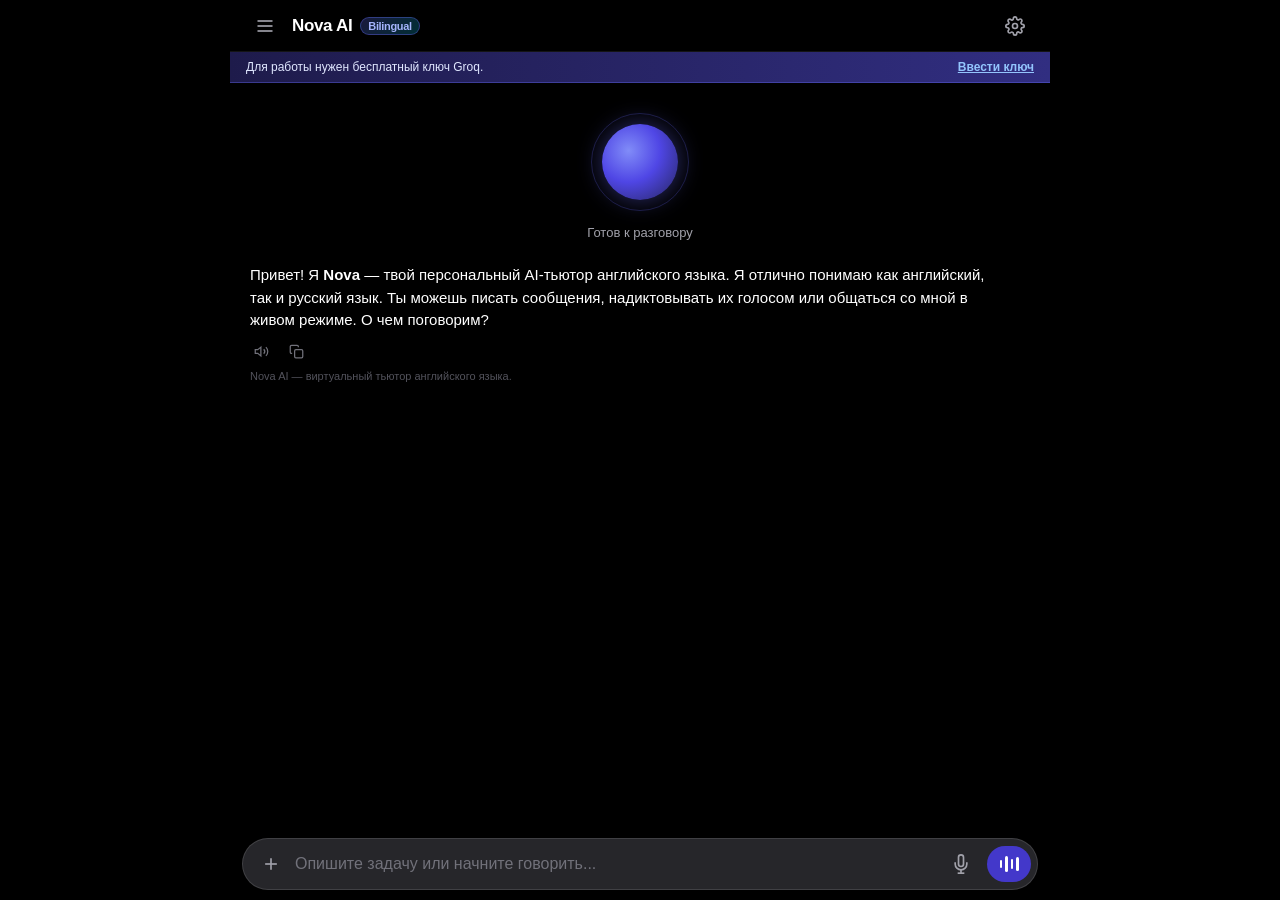
<file: public/app.html>
<!DOCTYPE html>
<html>
<head>
    <meta http-equiv="refresh" content="0; url=/">
    <title>Redirecting to Nova English SPA</title>
</head>
<body>
    <script>window.location.replace('/');</script>
</body>
</html>
</file>
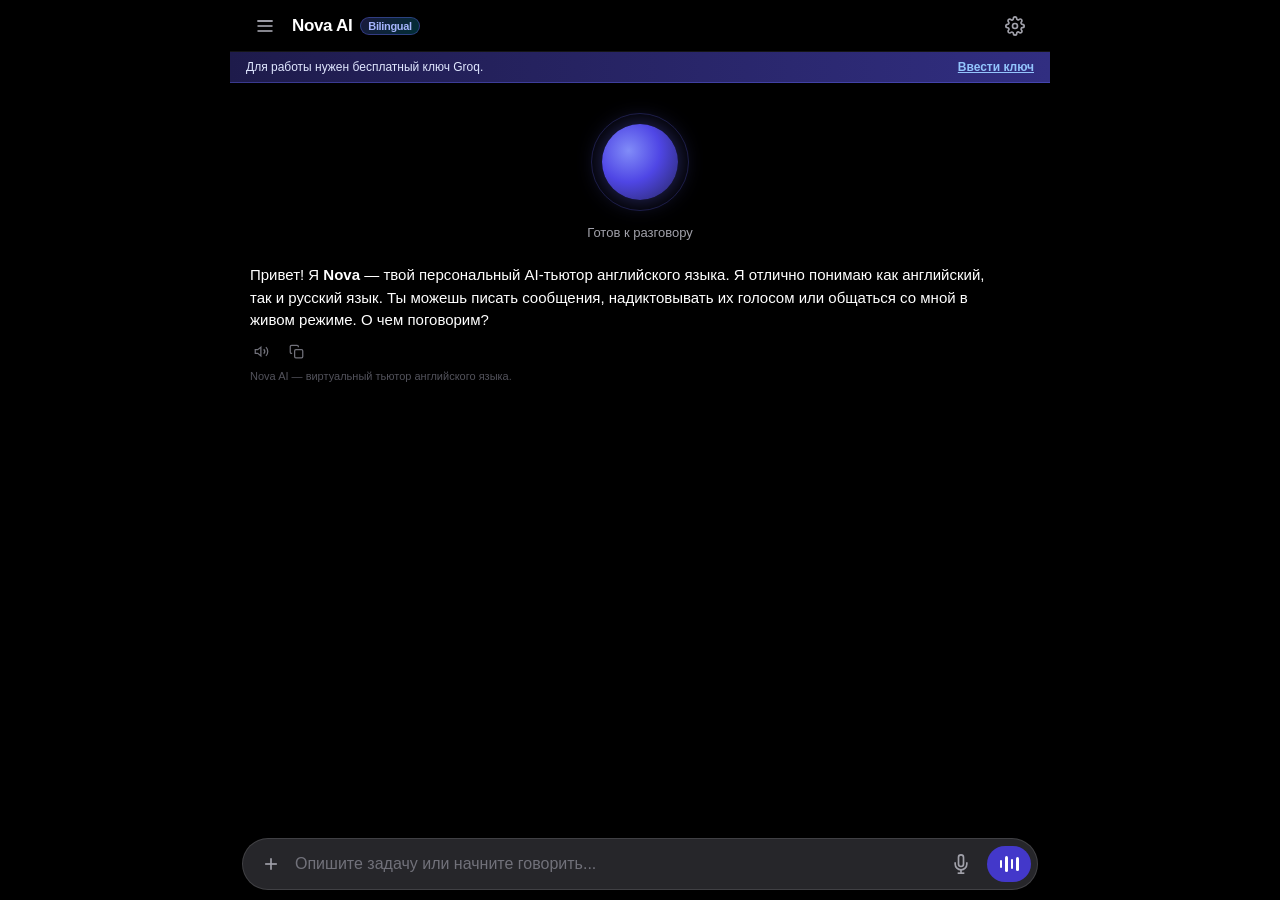
<file: public/standalone.html>
<!DOCTYPE html>
<html lang="ru">
<head>
    <meta charset="UTF-8">
    <meta name="viewport" content="width=device-width, initial-scale=1.0, maximum-scale=1.0, user-scalable=no, viewport-fit=cover">
    <meta name="apple-mobile-web-app-capable" content="yes">
    <meta name="apple-mobile-web-app-status-bar-style" content="black-translucent">
    <meta name="theme-color" content="#000000">
    <title>Nova English — AI English Tutor</title>
    <style>
/* ========================================================
   NOVA AI ENGLISH TUTOR — NATIVE MOBILE PWA DESIGN SYSTEM
   Single-Page Application (SPA) with 0 zoom, 0 reloads
   ======================================================== */

:root {
    --bg-black: #000000;
    --bg-surface: #121214;
    --bg-card: #1c1c1f;
    --bg-card-hover: #26262a;
    --bg-card-elevated: #2a2a2e;
    --bg-pill: #26262a;
    --bg-pill-hover: #323238;
    
    --border-subtle: rgba(255, 255, 255, 0.08);
    --border-card: rgba(255, 255, 255, 0.12);
    --border-focus: #6366f1;
    
    --text-primary: #ffffff;
    --text-secondary: #a1a1aa;
    --text-muted: #71717a;
    --text-dim: #52525b;
    
    --accent-blue: #3b82f6;
    --accent-indigo: #6366f1;
    --accent-cyan: #06b6d4;
    --accent-emerald: #10b981;
    --accent-rose: #f43f5e;
    --accent-voice-pill: #4338ca;
    --accent-voice-active: #6366f1;
    
    --radius-pill: 9999px;
    --radius-card: 22px;
    --radius-item: 16px;
    --radius-sm: 12px;
    
    --font-sans: -apple-system, BlinkMacSystemFont, "SF Pro Display", "SF Pro Text", "Segoe UI", Roboto, Helvetica, Arial, sans-serif;
    --font-mono: ui-monospace, SFMono-Regular, "SF Mono", Menlo, Consolas, monospace;
}

* {
    box-sizing: border-box;
    margin: 0;
    padding: 0;
    -webkit-tap-highlight-color: transparent;
}

html, body {
    width: 100%;
    height: 100%;
    height: 100dvh;
    background-color: var(--bg-black);
    color: var(--text-primary);
    font-family: var(--font-sans);
    overflow: hidden;
    position: fixed;
}

.app-container {
    display: flex;
    flex-direction: column;
    width: 100%;
    height: 100%;
    height: 100dvh;
    position: relative;
    max-width: 480px;
    margin: 0 auto;
    background-color: var(--bg-black);
}

@media (min-width: 900px) {
    .app-container {
        max-width: 820px;
    }
}

/* ========================================================
   HEADER BAR
   ======================================================== */
.top-nav {
    display: flex;
    align-items: center;
    justify-content: space-between;
    height: 52px;
    padding: 0 16px;
    padding-top: env(safe-area-inset-top, 0px);
    background-color: rgba(0, 0, 0, 0.85);
    backdrop-filter: blur(20px);
    -webkit-backdrop-filter: blur(20px);
    z-index: 20;
    flex-shrink: 0;
    border-bottom: 1px solid var(--border-subtle);
}

.brand-section {
    display: flex;
    align-items: center;
    gap: 8px;
    font-size: 17px;
    font-weight: 600;
    letter-spacing: -0.02em;
    color: var(--text-primary);
}

.brand-badge {
    font-size: 11px;
    font-weight: 700;
    padding: 2px 7px;
    border-radius: var(--radius-pill);
    background: linear-gradient(135deg, rgba(99, 102, 241, 0.25), rgba(6, 182, 212, 0.25));
    border: 1px solid rgba(99, 102, 241, 0.4);
    color: #a5b4fc;
}

.nav-actions {
    display: flex;
    align-items: center;
    gap: 8px;
}

.icon-btn {
    width: 38px;
    height: 38px;
    border-radius: 50%;
    background-color: transparent;
    border: none;
    color: var(--text-secondary);
    display: flex;
    align-items: center;
    justify-content: center;
    cursor: pointer;
    transition: background-color 0.15s, color 0.15s;
}

.icon-btn:hover {
    background-color: var(--bg-card);
    color: var(--text-primary);
}

.icon-btn svg {
    width: 20px;
    height: 20px;
}

/* API Key Reminder Banner */
.api-banner {
    background: linear-gradient(90deg, #1e1b4b, #312e81);
    border-bottom: 1px solid rgba(99, 102, 241, 0.4);
    padding: 8px 16px;
    font-size: 12px;
    display: flex;
    align-items: center;
    justify-content: space-between;
    color: #e0e7ff;
    flex-shrink: 0;
    z-index: 15;
}

.api-banner a {
    color: #93c5fd;
    text-decoration: underline;
    font-weight: 600;
    cursor: pointer;
}

/* ========================================================
   MAIN CONTENT SCROLL AREA
   ======================================================== */
.content-area {
    flex: 1;
    overflow-y: auto;
    overflow-x: hidden;
    display: flex;
    flex-direction: column;
    padding: 12px 16px 120px 16px;
    -webkit-overflow-scrolling: touch;
    scroll-behavior: smooth;
}

/* ========================================================
   CHARACTER ORB STAGE
   ======================================================== */
.character-stage {
    display: flex;
    flex-direction: column;
    align-items: center;
    justify-content: center;
    padding: 12px 0 16px 0;
    flex-shrink: 0;
}

.orb-container {
    position: relative;
    width: 110px;
    height: 110px;
    display: flex;
    align-items: center;
    justify-content: center;
    cursor: pointer;
}

.orb-sphere {
    width: 76px;
    height: 76px;
    border-radius: 50%;
    background: radial-gradient(circle at 35% 35%, #818cf8 0%, #4f46e5 45%, #312e81 85%);
    box-shadow: 0 0 25px rgba(99, 102, 241, 0.45);
    position: relative;
    transition: all 0.4s ease;
}

.orb-ring {
    position: absolute;
    width: 98px;
    height: 98px;
    border-radius: 50%;
    border: 1.5px solid rgba(99, 102, 241, 0.25);
    pointer-events: none;
    transition: all 0.4s ease;
}

/* Orb States */
.orb-sphere.idle {
    animation: orbFloat 4s ease-in-out infinite;
}

.orb-sphere.listening {
    background: radial-gradient(circle at 35% 35%, #f43f5e 0%, #e11d48 45%, #881337 85%);
    box-shadow: 0 0 35px rgba(244, 63, 94, 0.7);
    animation: orbPulseListening 1.1s ease-in-out infinite;
}

.orb-sphere.thinking {
    background: radial-gradient(circle at 35% 35%, #06b6d4 0%, #0891b2 45%, #164e63 85%);
    box-shadow: 0 0 35px rgba(6, 182, 212, 0.7);
    animation: orbSpinThinking 1.6s linear infinite;
}

.orb-sphere.speaking {
    background: radial-gradient(circle at 35% 35%, #10b981 0%, #059669 45%, #064e3b 85%);
    box-shadow: 0 0 40px rgba(16, 185, 129, 0.8);
    animation: orbPulseSpeaking 0.7s ease-in-out infinite alternate;
}

@keyframes orbFloat {
    0%, 100% { transform: translateY(0); }
    50% { transform: translateY(-6px); }
}

@keyframes orbPulseListening {
    0%, 100% { transform: scale(1); box-shadow: 0 0 25px rgba(244, 63, 94, 0.5); }
    50% { transform: scale(1.08); box-shadow: 0 0 45px rgba(244, 63, 94, 0.9); }
}

@keyframes orbSpinThinking {
    0% { transform: rotate(0deg) scale(0.96); }
    50% { transform: rotate(180deg) scale(1.04); }
    100% { transform: rotate(360deg) scale(0.96); }
}

@keyframes orbPulseSpeaking {
    0% { transform: scale(0.97); }
    100% { transform: scale(1.1); box-shadow: 0 0 50px rgba(16, 185, 129, 0.9); }
}

.status-text {
    margin-top: 8px;
    font-size: 13px;
    font-weight: 500;
    color: var(--text-secondary);
    display: flex;
    align-items: center;
    gap: 6px;
}

/* ========================================================
   CHAT STREAM
   ======================================================== */
.chat-messages {
    display: flex;
    flex-direction: column;
    gap: 14px;
    width: 100%;
}

.chat-bubble {
    max-width: 88%;
    padding: 12px 16px;
    font-size: 15px;
    line-height: 1.45;
    word-break: break-word;
    position: relative;
    animation: fadeInBubble 0.25s ease-out;
}

@keyframes fadeInBubble {
    from { opacity: 0; transform: translateY(6px); }
    to { opacity: 1; transform: translateY(0); }
}

.chat-bubble.user {
    align-self: flex-end;
    background-color: var(--bg-card);
    color: var(--text-primary);
    border-radius: 18px 18px 4px 18px;
    border: 1px solid var(--border-subtle);
}

.chat-bubble.assistant {
    align-self: flex-start;
    background: transparent;
    color: var(--text-primary);
    border-radius: 18px;
    max-width: 96%;
    padding: 8px 4px;
}

.bubble-assistant-content {
    font-size: 15px;
    line-height: 1.5;
}

.bubble-assistant-content p {
    margin-bottom: 8px;
}

.bubble-assistant-content p:last-child {
    margin-bottom: 0;
}

.correction-block {
    margin: 8px 0;
    padding: 10px 12px;
    background: rgba(16, 185, 129, 0.1);
    border-left: 3px solid var(--accent-emerald);
    border-radius: 6px;
    font-size: 13.5px;
}

.correction-block strong {
    color: #34d399;
}

.msg-actions-row {
    display: flex;
    align-items: center;
    gap: 12px;
    margin-top: 8px;
}

.action-icon-btn {
    background: none;
    border: none;
    color: var(--text-muted);
    cursor: pointer;
    display: flex;
    align-items: center;
    gap: 4px;
    font-size: 12px;
    transition: color 0.15s;
    padding: 4px;
}

.action-icon-btn:hover {
    color: var(--text-primary);
}

.action-icon-btn svg {
    width: 15px;
    height: 15px;
}

.ai-disclaimer {
    font-size: 11px;
    color: var(--text-dim);
    margin-top: 6px;
}

/* ========================================================
   FLOATING BOTTOM DOCK BAR
   Clean 4-element row matching user's mobile screen
   ======================================================== */
.bottom-dock {
    position: fixed;
    bottom: 0;
    left: 0;
    right: 0;
    width: 100%;
    max-width: 480px;
    margin: 0 auto;
    padding: 8px 12px calc(10px + env(safe-area-inset-bottom, 0px)) 12px;
    background: linear-gradient(to top, rgba(0, 0, 0, 0.98) 60%, rgba(0, 0, 0, 0));
    pointer-events: none;
    z-index: 30;
}

@media (min-width: 900px) {
    .bottom-dock {
        max-width: 820px;
    }
}

.floating-pill-bar {
    pointer-events: auto;
    background-color: var(--bg-pill);
    border: 1px solid var(--border-card);
    border-radius: var(--radius-pill);
    height: 52px;
    display: flex;
    align-items: center;
    padding: 0 6px 0 12px;
    gap: 8px;
    box-shadow: 0 8px 24px rgba(0, 0, 0, 0.6);
    width: 100%;
    box-sizing: border-box;
}

.pill-add-btn {
    width: 32px;
    height: 32px;
    border-radius: 50%;
    background: none;
    border: none;
    color: var(--text-secondary);
    display: flex;
    align-items: center;
    justify-content: center;
    cursor: pointer;
    flex-shrink: 0;
}

.pill-add-btn svg {
    width: 20px;
    height: 20px;
}

.pill-input {
    flex: 1 1 0%;
    min-width: 0;
    background: transparent;
    border: none;
    outline: none;
    color: var(--text-primary);
    font-size: 16px !important;
    padding: 6px 0;
}

.pill-input::placeholder {
    color: var(--text-muted);
}

/* 1. SEPARATE MIC BUTTON (Voice Dictation / Voice Typing) */
.pill-mic-btn {
    width: 36px;
    height: 36px;
    border-radius: var(--radius-pill);
    background: none;
    border: none;
    color: var(--text-secondary);
    display: flex;
    align-items: center;
    justify-content: center;
    cursor: pointer;
    flex-shrink: 0;
    transition: all 0.2s ease;
}

.pill-mic-btn svg {
    width: 20px;
    height: 20px;
}

.pill-mic-btn.active {
    color: #ef4444;
    background: rgba(239, 68, 68, 0.2);
    box-shadow: 0 0 12px rgba(239, 68, 68, 0.6);
    animation: micPulse 1.2s infinite ease-in-out;
}

@keyframes micPulse {
    0%, 100% { transform: scale(1); }
    50% { transform: scale(1.12); color: #f87171; }
}

/* 2. SEPARATE LIVE VOICE BUTTON (Hands-free Continuous Conversation) */
.voice-wave-pill {
    display: flex;
    align-items: center;
    justify-content: center;
    gap: 3px;
    width: 44px;
    height: 36px;
    border-radius: var(--radius-pill);
    background: var(--accent-voice-pill);
    border: none;
    cursor: pointer;
    flex-shrink: 0;
    transition: all 0.2s ease;
}

.voice-wave-pill:active {
    transform: scale(0.93);
}

.voice-wave-pill span {
    width: 2.5px;
    height: 14px;
    background-color: #ffffff;
    border-radius: 2px;
    transition: height 0.1s ease;
}

.voice-wave-pill span:nth-child(1) { height: 8px; }
.voice-wave-pill span:nth-child(2) { height: 16px; }
.voice-wave-pill span:nth-child(3) { height: 10px; }
.voice-wave-pill span:nth-child(4) { height: 14px; }

.voice-wave-pill.active {
    background: #6366f1;
    box-shadow: 0 0 16px rgba(99, 102, 241, 0.85);
    animation: livePulse 1.5s infinite ease-in-out;
}

@keyframes livePulse {
    0%, 100% { box-shadow: 0 0 12px rgba(99, 102, 241, 0.6); }
    50% { box-shadow: 0 0 22px rgba(99, 102, 241, 0.95); transform: scale(1.05); }
}

.voice-wave-pill.active span {
    animation: soundWaveAnim 0.6s infinite ease-in-out alternate;
}
.voice-wave-pill.active span:nth-child(2) { animation-delay: 0.15s; }
.voice-wave-pill.active span:nth-child(3) { animation-delay: 0.3s; }
.voice-wave-pill.active span:nth-child(4) { animation-delay: 0.45s; }

@keyframes soundWaveAnim {
    0% { height: 4px; }
    100% { height: 20px; }
}

/* ========================================================
   SETTINGS SHEET (Inset Grouped Mobile Style)
   ======================================================== */
.settings-sheet {
    position: fixed;
    top: 0;
    left: 0;
    width: 100%;
    height: 100%;
    height: 100dvh;
    background-color: var(--bg-black);
    z-index: 100;
    display: none;
    flex-direction: column;
    overflow-y: auto;
    padding: calc(10px + env(safe-area-inset-top, 0px)) 16px calc(24px + env(safe-area-inset-bottom, 0px)) 16px;
    max-width: 480px;
    margin: 0 auto;
    right: 0;
    -webkit-overflow-scrolling: touch;
}

@media (min-width: 900px) {
    .settings-sheet {
        max-width: 820px;
    }
}

.settings-sheet.active {
    display: flex;
}

.settings-header {
    display: flex;
    align-items: center;
    justify-content: space-between;
    height: 48px;
    margin-bottom: 12px;
}

.settings-title {
    font-size: 19px;
    font-weight: 700;
    letter-spacing: -0.02em;
}

.settings-section-title {
    font-size: 12px;
    font-weight: 600;
    text-transform: uppercase;
    letter-spacing: 0.05em;
    color: var(--text-muted);
    margin: 16px 0 6px 4px;
}

.inset-card {
    background-color: var(--bg-card);
    border-radius: var(--radius-item);
    border: 1px solid var(--border-subtle);
    overflow: hidden;
}

.inset-row {
    display: flex;
    align-items: center;
    justify-content: space-between;
    padding: 12px 14px;
    border-bottom: 1px solid var(--border-subtle);
    cursor: pointer;
}

.inset-row:last-child {
    border-bottom: none;
}

.inset-row-left {
    display: flex;
    align-items: center;
    gap: 12px;
}

.inset-icon {
    width: 30px;
    height: 30px;
    border-radius: 8px;
    background-color: var(--bg-card-elevated);
    display: flex;
    align-items: center;
    justify-content: center;
    color: var(--text-secondary);
}

.inset-icon svg {
    width: 16px;
    height: 16px;
}

.inset-row-text {
    display: flex;
    flex-direction: column;
}

.inset-title {
    font-size: 15px;
    font-weight: 500;
    color: var(--text-primary);
}

.inset-desc {
    font-size: 12px;
    color: var(--text-muted);
}

.inset-control-wrap {
    padding: 12px 14px;
    border-bottom: 1px solid var(--border-subtle);
}

.inset-control-wrap:last-child {
    border-bottom: none;
}

.inset-label {
    display: block;
    font-size: 12px;
    font-weight: 500;
    color: var(--text-secondary);
    margin-bottom: 6px;
}

.dark-input, .dark-select {
    width: 100%;
    background-color: var(--bg-card-elevated);
    border: 1px solid var(--border-card);
    border-radius: var(--radius-sm);
    padding: 10px 12px;
    color: var(--text-primary);
    font-size: 14px;
    outline: none;
}

.dark-input:focus, .dark-select:focus {
    border-color: var(--border-focus);
}

.save-settings-btn {
    width: 100%;
    margin-top: 24px;
    padding: 14px;
    border-radius: var(--radius-pill);
    background-color: var(--accent-indigo);
    color: #ffffff;
    font-size: 15px;
    font-weight: 600;
    border: none;
    cursor: pointer;
    box-shadow: 0 4px 14px rgba(99, 102, 241, 0.4);
}

/* ========================================================
   DRAWER MENU
   ======================================================== */
.drawer-backdrop {
    position: fixed;
    top: 0;
    left: 0;
    width: 100%;
    height: 100%;
    height: 100dvh;
    background: rgba(0, 0, 0, 0.7);
    backdrop-filter: blur(8px);
    -webkit-backdrop-filter: blur(8px);
    z-index: 90;
    opacity: 0;
    pointer-events: none;
    transition: opacity 0.25s ease;
}

.drawer-backdrop.active {
    opacity: 1;
    pointer-events: auto;
}

.drawer-panel {
    position: fixed;
    top: 0;
    left: 0;
    width: 82%;
    max-width: 320px;
    height: 100%;
    height: 100dvh;
    background-color: var(--bg-surface);
    border-right: 1px solid var(--border-card);
    z-index: 95;
    transform: translateX(-100%);
    transition: transform 0.28s cubic-bezier(0.16, 1, 0.3, 1);
    display: flex;
    flex-direction: column;
    padding: calc(14px + env(safe-area-inset-top, 0px)) 16px calc(16px + env(safe-area-inset-bottom, 0px)) 16px;
    overflow-y: auto;
}

.drawer-panel.open {
    transform: translateX(0);
}

.drawer-top {
    display: flex;
    align-items: center;
    justify-content: space-between;
    margin-bottom: 20px;
}

.drawer-brand {
    font-size: 18px;
    font-weight: 700;
    color: var(--text-primary);
}

.drawer-menu {
    display: flex;
    flex-direction: column;
    gap: 4px;
}

.drawer-item {
    display: flex;
    align-items: center;
    gap: 12px;
    padding: 10px 12px;
    border-radius: var(--radius-sm);
    color: var(--text-secondary);
    text-decoration: none;
    font-size: 14.5px;
    font-weight: 500;
    transition: background-color 0.15s, color 0.15s;
    cursor: pointer;
}

.drawer-item:hover, .drawer-item.active {
    background-color: var(--bg-card);
    color: var(--text-primary);
}

.drawer-item svg {
    width: 18px;
    height: 18px;
}

.drawer-section-title {
    font-size: 11px;
    font-weight: 700;
    text-transform: uppercase;
    letter-spacing: 0.06em;
    color: var(--text-dim);
    margin: 18px 0 6px 12px;
}

.topic-item {
    padding: 8px 12px;
    font-size: 13.5px;
    color: var(--text-muted);
    border-radius: var(--radius-sm);
    cursor: pointer;
    transition: all 0.15s;
}

.topic-item:hover {
    background-color: var(--bg-card);
    color: var(--text-primary);
}

.drawer-bottom {
    margin-top: auto;
    padding-top: 16px;
    border-top: 1px solid var(--border-subtle);
    display: flex;
    align-items: center;
    justify-content: space-between;
}
    </style>
</head>
<body>
    <div class="app-container">
        <!-- Top Navigation Bar -->
        <header class="top-nav">
            <div class="brand-section">
                <button class="icon-btn" id="open-drawer-btn" title="Меню">
                    <svg viewBox="0 0 24 24" fill="none" stroke="currentColor" stroke-width="2"><line x1="3" y1="12" x2="21" y2="12"/><line x1="3" y1="6" x2="21" y2="6"/><line x1="3" y1="6" x2="21" y2="6"/><line x1="3" y1="18" x2="21" y2="18"/></svg>
                </button>
                <span>Nova AI</span>
                <span class="brand-badge">Bilingual</span>
            </div>
            <div class="nav-actions">
                <button class="icon-btn" id="open-settings-btn" title="Настройки">
                    <svg viewBox="0 0 24 24" fill="none" stroke="currentColor" stroke-width="2"><circle cx="12" cy="12" r="3"/><path d="M19.4 15a1.65 1.65 0 0 0 .33 1.82l.06.06a2 2 0 0 1 0 2.83 2 2 0 0 1-2.83 0l-.06-.06a1.65 1.65 0 0 0-1.82-.33 1.65 1.65 0 0 0-1 1.51V21a2 2 0 0 1-2 2 2 2 0 0 1-2-2v-.09A1.65 1.65 0 0 0 9 19.4a1.65 1.65 0 0 0-1.82.33l-.06.06a2 2 0 0 1-2.83 0 2 2 0 0 1 0-2.83l.06-.06a1.65 1.65 0 0 0 .33-1.82 1.65 1.65 0 0 0-1.51-1H3a2 2 0 0 1-2-2 2 2 0 0 1 2-2h.09A1.65 1.65 0 0 0 4.6 9a1.65 1.65 0 0 0-.33-1.82l-.06-.06a2 2 0 0 1 0-2.83 2 2 0 0 1 2.83 0l.06.06a1.65 1.65 0 0 0 1.82.33H9a1.65 1.65 0 0 0 1-1.51V3a2 2 0 0 1 2-2 2 2 0 0 1 2 2v.09a1.65 1.65 0 0 0 1 1.51 1.65 1.65 0 0 0 1.82-.33l.06-.06a2 2 0 0 1 2.83 0 2 2 0 0 1 0 2.83l-.06.06a1.65 1.65 0 0 0-.33 1.82V9a1.65 1.65 0 0 0 1.51 1H21a2 2 0 0 1 2 2 2 2 0 0 1-2 2h-.09a1.65 1.65 0 0 0-1.51 1z"/></svg>
                </button>
            </div>
        </header>

        <!-- API Banner if key not set -->
        <div class="api-banner" id="api-banner">
            <span>Для работы нужен бесплатный ключ Groq.</span>
            <a id="link-open-settings">Ввести ключ</a>
        </div>

        <!-- Main Content Area -->
        <main class="content-area" id="content-area">
            <!-- Animated Virtual Tutor Orb -->
            <div class="character-stage">
                <div class="orb-container" id="character-orb-container" title="Нажмите для диктовки">
                    <div class="orb-ring"></div>
                    <div class="orb-sphere idle" id="character-orb"></div>
                </div>
                <div class="status-text" id="status-text">Готов к разговору</div>
            </div>

            <!-- Chat Stream -->
            <div class="chat-messages" id="chat-messages">
                <div class="chat-bubble assistant">
                    <div class="bubble-assistant-content">
                        <p>Привет! Я <strong>Nova</strong> — твой персональный AI-тьютор английского языка. Я отлично понимаю как английский, так и русский язык. Ты можешь писать сообщения, надиктовывать их голосом или общаться со мной в живом режиме. О чем поговорим?</p>
                    </div>
                    <div class="msg-actions-row">
                        <button class="action-icon-btn speak-btn" title="Озвучить" onclick="speakTextFromEl(this)">
                            <svg viewBox="0 0 24 24" fill="none" stroke="currentColor" stroke-width="2"><polygon points="11 5 6 9 2 9 2 15 6 15 11 19 11 5"/><path d="M19.07 4.93a10 10 0 0 1 0 14.14M15.54 8.46a5 5 0 0 1 0 7.07"/></svg>
                        </button>
                        <button class="action-icon-btn" title="Скопировать" onclick="copyTextFromEl(this)">
                            <svg viewBox="0 0 24 24" fill="none" stroke="currentColor" stroke-width="2"><rect x="9" y="9" width="13" height="13" rx="2" ry="2"/><path d="M5 15H4a2 2 0 0 1-2-2V4a2 2 0 0 1 2-2h9a2 2 0 0 1 2 2v1"/></svg>
                        </button>
                    </div>
                    <div class="ai-disclaimer">Nova AI — виртуальный тьютор английского языка.</div>
                </div>
            </div>
        </main>

        <!-- Floating Bottom Dock Bar -->
        <footer class="bottom-dock">
            <form id="chat-form" class="floating-pill-bar">
                <button type="button" class="pill-add-btn" id="pill-add-btn" title="Темы для разговора">
                    <svg viewBox="0 0 24 24" fill="none" stroke="currentColor" stroke-width="2"><line x1="12" y1="5" x2="12" y2="19"/><line x1="5" y1="12" x2="19" y2="12"/></svg>
                </button>

                <input type="text" id="chat-input" class="pill-input" placeholder="Опишите задачу или начните говорить..." autocomplete="off">

                <!-- 1. Separate Microphone Button: Voice typing / dictation -->
                <button type="button" class="pill-mic-btn" id="voice-input-btn" title="Диктовка: сказать и отправить">
                    <svg viewBox="0 0 24 24" fill="none" stroke="currentColor" stroke-width="2"><path d="M12 1a3 3 0 0 0-3 3v8a3 3 0 0 0 6 0V4a3 3 0 0 0-3-3z"/><path d="M19 10v2a7 7 0 0 1-14 0v-2"/><line x1="12" y1="19" x2="12" y2="23"/><line x1="8" y1="23" x2="16" y2="23"/></svg>
                </button>

                <!-- 2. Separate Live Voice Button: Hands-free live conversation -->
                <button type="button" class="voice-wave-pill" id="live-voice-mode-btn" title="Режим живого голосового разговора (Hands-free)">
                    <span></span><span></span><span></span><span></span>
                </button>
            </form>
        </footer>

        <!-- Drawer Menu -->
        <div class="drawer-backdrop" id="drawer-backdrop"></div>
        <aside class="drawer-panel" id="drawer-panel">
            <div class="drawer-top">
                <span class="drawer-brand">Nova English</span>
                <button class="icon-btn" id="close-drawer-btn" title="Закрыть">
                    <svg viewBox="0 0 24 24" fill="none" stroke="currentColor" stroke-width="2"><line x1="18" y1="6" x2="6" y2="18"/><line x1="6" y1="6" x2="18" y2="18"/></svg>
                </button>
            </div>

            <nav class="drawer-menu">
                <a href="#" class="drawer-item" id="new-chat-drawer-btn">
                    <svg viewBox="0 0 24 24" fill="none" stroke="currentColor" stroke-width="2"><path d="M12 20h9"/><path d="M16.5 3.5a2.121 2.121 0 0 1 3 3L7 19l-4 1 1-4L16.5 3.5z"/></svg>
                    <span>Новый диалог</span>
                </a>
                <a href="#" class="drawer-item" id="drawer-voice-toggle">
                    <svg viewBox="0 0 24 24" fill="none" stroke="currentColor" stroke-width="2"><polygon points="12 2 15.09 8.26 22 9.27 17 14.14 18.18 21.02 12 17.77 5.82 21.02 7 14.14 2 9.27 8.91 8.26 12 2"/></svg>
                    <span>Лайв-общение</span>
                </a>
                <a href="#" class="drawer-item" id="drawer-lang-toggle">
                    <svg viewBox="0 0 24 24" fill="none" stroke="currentColor" stroke-width="2"><circle cx="12" cy="12" r="10"/><line x1="2" y1="12" x2="22" y2="12"/><path d="M12 2a15.3 15.3 0 0 1 4 10 15.3 15.3 0 0 1-4 10 15.3 15.3 0 0 1-4-10 15.3 15.3 0 0 1 4-10z"/></svg>
                    <span>Язык микрофона: <strong id="drawer-lang-val" style="color: #60a5fa;">Русский (RU)</strong></span>
                </a>

                <div class="drawer-section-title">ПРАКТИКА ЯЗЫКА</div>
                <div class="topic-item" data-prompt="Привет Nova! Давай разберем разницу между Present Perfect и Past Simple с примерами.">Present Perfect vs Past Simple</div>
                <div class="topic-item" data-prompt="Let's practice a real-life conversation at a coffee shop in London. You be the barista!">Ordering Coffee in London</div>
                <div class="topic-item" data-prompt="Help me prepare for an English job interview. Ask me the first question and evaluate my answer!">Job Interview Practice</div>
                <div class="topic-item" data-prompt="Объясни мне 5 самых популярных современных сленговых выражений в английском.">Modern English Slang</div>
                <div class="topic-item" data-prompt="Let's do an IELTS Speaking Part 2 test. Give me a cue card topic!">IELTS Speaking Simulation</div>
            </nav>

            <div class="drawer-bottom">
                <span style="font-size: 13px; color: var(--text-muted);">Nova AI v2.5 SPA</span>
                <button class="icon-btn" id="drawer-settings-gear-btn" title="Настройки">
                    <svg viewBox="0 0 24 24" fill="none" stroke="currentColor" stroke-width="2"><circle cx="12" cy="12" r="3"/><path d="M19.4 15a1.65 1.65 0 0 0 .33 1.82l.06.06a2 2 0 0 1 0 2.83 2 2 0 0 1-2.83 0l-.06-.06a1.65 1.65 0 0 0-1.82-.33 1.65 1.65 0 0 0-1 1.51V21a2 2 0 0 1-2 2 2 2 0 0 1-2-2v-.09A1.65 1.65 0 0 0 9 19.4a1.65 1.65 0 0 0-1.82.33l-.06.06a2 2 0 0 1-2.83 0 2 2 0 0 1 0-2.83l.06-.06a1.65 1.65 0 0 0 .33-1.82 1.65 1.65 0 0 0-1.51-1H3a2 2 0 0 1-2-2 2 2 0 0 1 2-2h.09A1.65 1.65 0 0 0 4.6 9a1.65 1.65 0 0 0-.33-1.82l-.06-.06a2 2 0 0 1 0-2.83 2 2 0 0 1 2.83 0l.06.06a1.65 1.65 0 0 0 1.82.33H9a1.65 1.65 0 0 0 1-1.51V3a2 2 0 0 1 2-2 2 2 0 0 1 2 2v.09a1.65 1.65 0 0 0 1 1.51 1.65 1.65 0 0 0 1.82-.33l.06-.06a2 2 0 0 1 2.83 0 2 2 0 0 1 0 2.83l-.06.06a1.65 1.65 0 0 0-.33 1.82V9a1.65 1.65 0 0 0 1.51 1H21a2 2 0 0 1 2 2 2 2 0 0 1-2 2h-.09a1.65 1.65 0 0 0-1.51 1z"/></svg>
                </button>
            </div>
        </aside>

        <!-- Settings Screen (Inset Modal) -->
        <div class="settings-sheet" id="settings-sheet">
            <div class="settings-header">
                <span class="settings-title">Настройки</span>
                <button class="icon-btn" id="close-settings-sheet-btn" title="Готово">
                    <svg viewBox="0 0 24 24" fill="none" stroke="currentColor" stroke-width="2"><polyline points="20 6 9 17 4 12"/></svg>
                </button>
            </div>

            <form id="settings-form">
                <div class="settings-section-title">Groq Cloud AI</div>
                <div class="inset-card">
                    <div class="inset-control-wrap">
                        <label class="inset-label" for="groq_api_key">Groq API Ключ</label>
                        <input type="password" id="groq_api_key" class="dark-input" placeholder="gsk_xxxxxxxxxxxxxxxxxxxx">
                        <span style="font-size: 11px; color: var(--text-dim); display: block; margin-top: 4px;">Получить бесплатно: <a href="https://console.groq.com/keys" target="_blank" style="color: var(--accent-blue);">console.groq.com</a></span>
                    </div>

                    <div class="inset-control-wrap">
                        <label class="inset-label" for="model_name">Модель ИИ</label>
                        <select id="model_name" class="dark-select">
                            <option value="openai/gpt-oss-120b">OpenAI GPT-OSS 120B (Рекомендуется, флагман)</option>
                            <option value="openai/gpt-oss-20b">OpenAI GPT-OSS 20B (Сверхбыстрая 1000 t/s)</option>
                            <option value="qwen/qwen3.8-27b">Qwen 3.8 27B</option>
                        </select>
                    </div>

                    <div class="inset-control-wrap">
                        <div style="display: flex; justify-content: space-between; align-items: center;">
                            <span class="inset-title" style="font-size: 14px;">Автоматическая озвучка ответов</span>
                            <input type="checkbox" id="auto_speak" checked style="width: 18px; height: 18px; accent-color: var(--accent-indigo);">
                        </div>
                    </div>

                    <div class="inset-control-wrap">
                        <label class="inset-label">Скорость речи: <span id="rate-val">1.0x</span></label>
                        <input type="range" id="voice_rate" min="0.75" max="1.25" step="0.05" value="1.0" style="width: 100%; accent-color: var(--accent-indigo);">
                    </div>
                </div>

                <div class="settings-section-title">Обучение английскому</div>
                <div class="inset-card">
                    <div class="inset-control-wrap">
                        <label class="inset-label" for="english_level">Уровень владения (CEFR)</label>
                        <select id="english_level" class="dark-select">
                            <option value="beginner">Beginner (A1-A2)</option>
                            <option value="intermediate" selected>Intermediate (B1-B2)</option>
                            <option value="advanced">Advanced (C1-C2)</option>
                        </select>
                    </div>

                    <div class="inset-control-wrap">
                        <label class="inset-label" for="tutor_style">Стиль обучения</label>
                        <select id="tutor_style" class="dark-select">
                            <option value="friendly" selected>Дружелюбный диалог (Casual)</option>
                            <option value="grammar">Акцент на грамматику и исправления</option>
                            <option value="business">Деловой английский (Business English)</option>
                            <option value="ielts">Подготовка к IELTS / TOEFL</option>
                        </select>
                    </div>

                    <div class="inset-control-wrap">
                        <label class="inset-label" for="voiceLangSelect">Язык микрофона по умолчанию</label>
                        <select id="voiceLangSelect" class="dark-select">
                            <option value="ru-RU" selected>Русский (ru-RU)</option>
                            <option value="en-US">English (en-US)</option>
                        </select>
                    </div>
                </div>

                <div class="settings-section-title">Данные и история</div>
                <div class="inset-card">
                    <div class="inset-row" id="clear-history-row">
                        <div class="inset-row-left">
                            <div class="inset-icon">
                                <svg viewBox="0 0 24 24" fill="none" stroke="currentColor" stroke-width="2"><polyline points="1 4 1 10 7 10"/><path d="M3.51 15a9 9 0 1 0 2.13-9.36L1 10"/></svg>
                            </div>
                            <div class="inset-row-text">
                                <span class="inset-title" style="color: #f87171;">Очистить историю сообщений</span>
                                <span class="inset-desc">Сбросить текущий диалог без перезагрузки страницы</span>
                            </div>
                        </div>
                    </div>
                </div>

                <button type="submit" class="save-settings-btn">Сохранить настройки</button>
            </form>
        </div>
    </div>

    <!-- Application JavaScript: Zero Reload SPA & Dual Voice Engine -->
    <script>
        // LocalStorage Helper
        const storage = {
            get: (k, d) => localStorage.getItem('nova_' + k) ?? d,
            set: (k, v) => localStorage.setItem('nova_' + k, v)
        };

        // Groq Model Mapping & Migration
        const DEPRECATED_MODELS = {
            'llama-3.3-70b-versatile': 'openai/gpt-oss-120b',
            'llama-3.1-8b-instant': 'openai/gpt-oss-20b',
            'mixtral-8x7b-32768': 'openai/gpt-oss-120b',
            'gemma2-9b-it': 'openai/gpt-oss-20b',
            'llama3-70b-8192': 'openai/gpt-oss-120b',
            'llama3-8b-8192': 'openai/gpt-oss-20b',
            'llama-3.2-1b-preview': 'openai/gpt-oss-20b',
            'llama-3.2-3b-preview': 'openai/gpt-oss-20b'
        };

        function getActiveModel() {
            let saved = storage.get('model', 'openai/gpt-oss-120b');
            if (DEPRECATED_MODELS[saved]) {
                saved = DEPRECATED_MODELS[saved];
                storage.set('model', saved);
            }
            if (!saved || saved.includes('llama') || saved.includes('mixtral') || saved.includes('gemma')) {
                saved = 'openai/gpt-oss-120b';
                storage.set('model', saved);
            }
            return saved;
        }

        // Navigation elements
        const openDrawerBtn = document.getElementById('open-drawer-btn');
        const closeDrawerBtn = document.getElementById('close-drawer-btn');
        const drawerPanel = document.getElementById('drawer-panel');
        const drawerBackdrop = document.getElementById('drawer-backdrop');
        const openSettingsBtn = document.getElementById('open-settings-btn');
        const drawerSettingsGearBtn = document.getElementById('drawer-settings-gear-btn');
        const closeSettingsSheetBtn = document.getElementById('close-settings-sheet-btn');
        const settingsSheet = document.getElementById('settings-sheet');
        const linkOpenSettings = document.getElementById('link-open-settings');
        const newChatDrawerBtn = document.getElementById('new-chat-drawer-btn');
        const drawerVoiceToggle = document.getElementById('drawer-voice-toggle');
        const drawerLangToggle = document.getElementById('drawer-lang-toggle');
        const drawerLangVal = document.getElementById('drawer-lang-val');
        const voiceLangSelect = document.getElementById('voiceLangSelect');

        // Chat & Voice elements
        const chatForm = document.getElementById('chat-form');
        const chatInput = document.getElementById('chat-input');
        const chatMessages = document.getElementById('chat-messages');
        const contentArea = document.getElementById('content-area');
        const voiceInputBtn = document.getElementById('voice-input-btn');
        const liveVoiceModeBtn = document.getElementById('live-voice-mode-btn');
        const characterOrbContainer = document.getElementById('character-orb-container');
        const characterOrb = document.getElementById('character-orb');
        const statusText = document.getElementById('status-text');
        const settingsForm = document.getElementById('settings-form');
        const apiKeyInput = document.getElementById('groq_api_key');
        const modelSelect = document.getElementById('model_name');
        const levelSelect = document.getElementById('english_level');
        const styleSelect = document.getElementById('tutor_style');
        const autoSpeakCheck = document.getElementById('auto_speak');
        const voiceRateInput = document.getElementById('voice_rate');
        const rateVal = document.getElementById('rate-val');
        const clearHistoryRow = document.getElementById('clear-history-row');
        const apiBanner = document.getElementById('api-banner');

        // Voice state variables
        let voiceMode = null; // null | 'dictation' | 'live'
        let isSpeaking = false;
        let isListening = false;
        let synth = window.speechSynthesis;
        let selectedVoice = null;
        let enVoice = null;
        let ruVoice = null;
        let recognition = null;
        let currentVoiceLang = storage.get('voiceLang', 'ru-RU');
        let conversationHistory = [];

        // TTS Voice Init
        function initVoices() {
            if (!synth) return;
            const voices = synth.getVoices();
            enVoice = voices.find(v => v.lang.startsWith('en') && (v.name.includes('Natural') || v.name.includes('Google') || v.name.includes('Samantha') || v.name.includes('Daniel') || v.name.includes('Alex')))
                   || voices.find(v => v.lang.startsWith('en'))
                   || voices[0];

            ruVoice = voices.find(v => v.lang.startsWith('ru') && (v.name.includes('Natural') || v.name.includes('Google') || v.name.includes('Milena') || v.name.includes('Yuri') || v.name.includes('Tatyana')))
                   || voices.find(v => v.lang.startsWith('ru'));

            selectedVoice = enVoice;
        }

        if (synth && synth.onvoiceschanged !== undefined) {
            synth.onvoiceschanged = initVoices;
        }
        initVoices();

        function getVoiceConfig(text) {
            const cyrillic = (text.match(/[\u0400-\u04FF]/g) || []).length;
            const latin = (text.match(/[a-zA-Z]/g) || []).length;
            if (cyrillic > latin && ruVoice) {
                return { voice: ruVoice, lang: 'ru-RU' };
            }
            return { voice: enVoice || selectedVoice, lang: 'en-US' };
        }

        function updateVoiceLangUI() {
            const isRu = currentVoiceLang.startsWith('ru');
            if (drawerLangVal) {
                drawerLangVal.textContent = isRu ? 'Русский (RU)' : 'English (EN)';
                drawerLangVal.style.color = isRu ? '#60a5fa' : '#a78bfa';
            }
            if (voiceLangSelect) {
                voiceLangSelect.value = currentVoiceLang;
            }
            if (recognition) {
                recognition.lang = currentVoiceLang;
            }
        }

        if (drawerLangToggle) {
            drawerLangToggle.addEventListener('click', (e) => {
                e.preventDefault();
                currentVoiceLang = currentVoiceLang.startsWith('ru') ? 'en-US' : 'ru-RU';
                storage.set('voiceLang', currentVoiceLang);
                updateVoiceLangUI();
                const langName = currentVoiceLang.startsWith('ru') ? 'Русский (RU)' : 'English (EN)';
                if (statusText && !isListening && !isSpeaking) {
                    statusText.textContent = 'Язык ввода: ' + langName;
                    setTimeout(() => {
                        if (!isListening && !isSpeaking) statusText.textContent = 'Готов к разговору';
                    }, 1500);
                }
                closeDrawer();
            });
        }

        if (voiceLangSelect) {
            voiceLangSelect.addEventListener('change', (e) => {
                currentVoiceLang = e.target.value;
                storage.set('voiceLang', currentVoiceLang);
                updateVoiceLangUI();
            });
        }
        updateVoiceLangUI();

        // Settings Load & Save (In-place SPA, No reload)
        function loadSettings() {
            apiKeyInput.value = storage.get('apiKey', '');
            modelSelect.value = getActiveModel();
            levelSelect.value = storage.get('level', 'intermediate');
            styleSelect.value = storage.get('style', 'friendly');
            autoSpeakCheck.checked = storage.get('autoSpeak', 'true') === 'true';
            voiceRateInput.value = storage.get('voiceRate', '1.0');
            rateVal.textContent = voiceRateInput.value + 'x';
            if (apiKeyInput.value && apiBanner) apiBanner.style.display = 'none';
        }
        loadSettings();

        voiceRateInput.addEventListener('input', (e) => rateVal.textContent = e.target.value + 'x');

        settingsForm.addEventListener('submit', (e) => {
            e.preventDefault();
            const key = apiKeyInput.value.trim();
            const chosenModel = modelSelect.value;
            storage.set('apiKey', key);
            storage.set('model', chosenModel);
            storage.set('level', levelSelect.value);
            storage.set('style', styleSelect.value);
            storage.set('autoSpeak', autoSpeakCheck.checked);
            storage.set('voiceRate', voiceRateInput.value);
            if (key && apiBanner) apiBanner.style.display = 'none';
            closeSettings();
            if (statusText) {
                statusText.textContent = 'Настройки сохранены';
                setTimeout(() => { if (!isListening && !isSpeaking) statusText.textContent = 'Готов к разговору'; }, 1500);
            }
        });

        // Drawer Controls
        function openDrawer() {
            drawerPanel.classList.add('open');
            drawerBackdrop.classList.add('active');
        }
        function closeDrawer() {
            drawerPanel.classList.remove('open');
            drawerBackdrop.classList.remove('active');
        }
        openDrawerBtn.addEventListener('click', (e) => { e.preventDefault(); openDrawer(); });
        closeDrawerBtn.addEventListener('click', (e) => { e.preventDefault(); closeDrawer(); });
        drawerBackdrop.addEventListener('click', closeDrawer);
        const pillAddBtn = document.getElementById('pill-add-btn');
        if (pillAddBtn) pillAddBtn.addEventListener('click', (e) => { e.preventDefault(); openDrawer(); });

        // Settings Sheet Controls
        function openSettings() {
            closeDrawer();
            loadSettings();
            settingsSheet.classList.add('active');
        }
        function closeSettings() {
            settingsSheet.classList.remove('active');
        }
        openSettingsBtn.addEventListener('click', (e) => { e.preventDefault(); openSettings(); });
        if (drawerSettingsGearBtn) drawerSettingsGearBtn.addEventListener('click', (e) => { e.preventDefault(); openSettings(); });
        closeSettingsSheetBtn.addEventListener('click', (e) => { e.preventDefault(); closeSettings(); });
        if (linkOpenSettings) linkOpenSettings.addEventListener('click', (e) => { e.preventDefault(); openSettings(); });

        // Orb State Controller
        function setOrbState(state) {
            characterOrb.className = 'orb-sphere ' + state;
            if (state === 'speaking') {
                statusText.textContent = 'Nova говорит...';
            } else if (state === 'listening') {
                if (voiceMode === 'dictation') {
                    statusText.textContent = currentVoiceLang.startsWith('ru') ? 'Диктовка: говорите...' : 'Dictation: speak now...';
                } else if (voiceMode === 'live') {
                    statusText.textContent = currentVoiceLang.startsWith('ru') ? 'Лайв-общение: слушаю вас...' : 'Live: listening to you...';
                } else {
                    statusText.textContent = 'Слушаю вас...';
                }
            } else if (state === 'thinking') {
                statusText.textContent = 'Nova думает...';
            } else {
                statusText.textContent = 'Готов к разговору';
            }
        }

        // ========================================================
        // DUAL VOICE ENGINE: 1) Dictation vs. 2) Live Conversation
        // ========================================================
        const SpeechRec = window.SpeechRecognition || window.webkitSpeechRecognition;
        if (SpeechRec) {
            recognition = new SpeechRec();
            recognition.lang = currentVoiceLang;
            recognition.continuous = false;
            recognition.interimResults = true;

            recognition.onstart = () => {
                isListening = true;
                setOrbState('listening');
                if (voiceMode === 'dictation') {
                    voiceInputBtn.classList.add('active');
                    liveVoiceModeBtn.classList.remove('active');
                } else if (voiceMode === 'live') {
                    liveVoiceModeBtn.classList.add('active');
                    voiceInputBtn.classList.remove('active');
                }
            };

            recognition.onresult = (e) => {
                let interim = '';
                let final = '';
                for (let i = e.resultIndex; i < e.results.length; ++i) {
                    if (e.results[i].isFinal) {
                        final += e.results[i][0].transcript;
                    } else {
                        interim += e.results[i][0].transcript;
                    }
                }
                const currentText = (final || interim).trim();
                if (currentText) {
                    chatInput.value = currentText;
                }

                if (final.trim()) {
                    const sendText = final.trim();
                    if (voiceMode === 'dictation') {
                        // Dictation mode: Single utterance -> Insert -> Send -> End voice
                        stopVoice(false);
                        submitMessage(sendText);
                    } else if (voiceMode === 'live') {
                        // Live mode: Send -> Let Nova answer and auto-resume listening
                        try { recognition.stop(); } catch(err) {}
                        isListening = false;
                        submitMessage(sendText);
                    }
                }
            };

            recognition.onerror = (e) => {
                console.warn('Speech recognition error:', e.error);
                if (voiceMode === 'dictation') {
                    stopVoice(true);
                } else if (voiceMode === 'live') {
                    isListening = false;
                    // Auto-restart on silence in live mode
                    if (e.error === 'no-speech' || e.error === 'network') {
                        setTimeout(() => {
                            if (voiceMode === 'live' && !isSpeaking) {
                                startVoice('live');
                            }
                        }, 400);
                    } else {
                        stopVoice(true);
                    }
                }
            };

            recognition.onend = () => {
                isListening = false;
                if (voiceMode === 'dictation') {
                    const pendingText = chatInput.value.trim();
                    stopVoice(true);
                    if (pendingText) {
                        submitMessage(pendingText);
                    }
                } else if (voiceMode === 'live') {
                    if (!isSpeaking) {
                        setTimeout(() => {
                            if (voiceMode === 'live' && !isSpeaking) {
                                startVoice('live');
                            }
                        }, 300);
                    }
                } else {
                    stopVoice(true);
                }
            };
        } else {
            if (voiceInputBtn) voiceInputBtn.title = 'Web Speech Recognition не поддерживается в этом браузере';
            if (liveVoiceModeBtn) liveVoiceModeBtn.title = 'Web Speech Recognition не поддерживается в этом браузере';
        }

        function startVoice(mode) {
            if (!recognition) {
                alert('Голосовой ввод поддерживается в Google Chrome, Microsoft Edge и Safari.');
                return;
            }
            voiceMode = mode;
            if (synth) synth.cancel();
            recognition.lang = currentVoiceLang;
            try {
                recognition.start();
            } catch(e) {
                // already running
            }
        }

        function stopVoice(resetOrb = true) {
            voiceMode = null;
            isListening = false;
            voiceInputBtn.classList.remove('active');
            liveVoiceModeBtn.classList.remove('active');
            if (recognition) {
                try { recognition.stop(); } catch(e) {}
            }
            if (resetOrb && !isSpeaking) {
                setOrbState('idle');
            }
        }

        // 1. Microphone Button Click -> DICTATION MODE
        voiceInputBtn.addEventListener('click', (e) => {
            e.preventDefault();
            if (voiceMode === 'dictation' && isListening) {
                // Second tap stops dictation and submits if text exists
                const text = chatInput.value.trim();
                stopVoice(true);
                if (text) submitMessage(text);
            } else {
                if (voiceMode === 'live') stopVoice(true);
                startVoice('dictation');
            }
        });

        // 2. Waveform Button Click -> LIVE CONVERSATION MODE
        liveVoiceModeBtn.addEventListener('click', (e) => {
            e.preventDefault();
            if (voiceMode === 'live') {
                // Second tap stops live mode
                stopVoice(true);
                if (synth) synth.cancel();
            } else {
                if (voiceMode === 'dictation') stopVoice(true);
                startVoice('live');
            }
        });

        // Drawer live toggle
        if (drawerVoiceToggle) {
            drawerVoiceToggle.addEventListener('click', (e) => {
                e.preventDefault();
                closeDrawer();
                if (voiceMode === 'live') {
                    stopVoice(true);
                    if (synth) synth.cancel();
                } else {
                    if (voiceMode === 'dictation') stopVoice(true);
                    startVoice('live');
                }
            });
        }

        // Character Orb Click -> Quick Dictation Trigger
        if (characterOrbContainer) {
            characterOrbContainer.addEventListener('click', (e) => {
                e.preventDefault();
                if (voiceMode === 'dictation' && isListening) {
                    stopVoice(true);
                } else if (voiceMode === 'live') {
                    stopVoice(true);
                    if (synth) synth.cancel();
                } else {
                    startVoice('dictation');
                }
            });
        }

        // ========================================================
        // TEXT-TO-SPEECH (TTS) with Automatic Live Resume Loop
        // ========================================================
        window.speakTextFromEl = function(btn) {
            if (!synth) return;
            const bubble = btn.closest('.chat-bubble');
            if (!bubble) return;
            const textEl = bubble.querySelector('.bubble-assistant-content');
            if (!textEl) return;
            const rawText = textEl.innerText.replace(/Nova AI — виртуальный.*/, '').replace(/Nova — это ИИ.*/, '').trim();
            speakRawText(rawText);
        };

        function speakRawText(rawText) {
            if (!synth || !rawText) return;
            synth.cancel();
            const config = getVoiceConfig(rawText);
            const utterance = new SpeechSynthesisUtterance(rawText);
            if (config.voice) utterance.voice = config.voice;
            utterance.lang = config.lang;
            utterance.rate = parseFloat(voiceRateInput.value || 1.0);
            
            utterance.onstart = () => {
                isSpeaking = true;
                setOrbState('speaking');
            };
            
            utterance.onend = () => {
                isSpeaking = false;
                if (voiceMode === 'live') {
                    // Continuous loop: AI finished talking -> Listen to student after 350ms pause
                    setOrbState('listening');
                    setTimeout(() => {
                        if (voiceMode === 'live' && !isSpeaking) {
                            startVoice('live');
                        }
                    }, 350);
                } else {
                    setOrbState('idle');
                }
            };
            
            utterance.onerror = () => {
                isSpeaking = false;
                if (voiceMode === 'live') {
                    setTimeout(() => { if (voiceMode === 'live') startVoice('live'); }, 350);
                } else {
                    setOrbState('idle');
                }
            };

            synth.speak(utterance);
        }

        window.copyTextFromEl = function(btn) {
            const bubble = btn.closest('.chat-bubble');
            if (!bubble) return;
            const textEl = bubble.querySelector('.bubble-assistant-content');
            if (!textEl) return;
            navigator.clipboard.writeText(textEl.innerText).then(() => {
                btn.style.color = '#34d399';
                setTimeout(() => { btn.style.color = ''; }, 1200);
            });
        };

        // ========================================================
        // TOPICS & QUICK PRACTICE CHIPS (SPA in-place submit)
        // ========================================================
        document.querySelectorAll('.topic-item').forEach(chip => {
            chip.addEventListener('click', (e) => {
                e.preventDefault();
                closeDrawer();
                const prompt = chip.getAttribute('data-prompt');
                chatInput.value = prompt;
                submitMessage(prompt);
            });
        });

        // Chat Form Submit
        chatForm.addEventListener('submit', (e) => {
            e.preventDefault();
            const text = chatInput.value.trim();
            if (text) submitMessage(text);
        });

        // ========================================================
        // CORE CHAT SUBMISSION (Groq Cloud API + 404 Auto-Fallback)
        // ========================================================
        async function submitMessage(text) {
            chatInput.value = '';
            appendMessage('user', text);
            conversationHistory.push({ role: 'user', content: text });
            saveChatHistory();
            setOrbState('thinking');

            const apiKey = storage.get('apiKey', '');
            if (!apiKey) {
                setOrbState('idle');
                appendMessage('assistant', '⚠️ <strong>Groq API Key не настроен!</strong><br>Пожалуйста, нажмите «Ввести ключ» вверху или откройте настройки и введите ваш бесплатный ключ от <a href="https://console.groq.com/keys" target="_blank">console.groq.com</a>.');
                return;
            }

            let model = getActiveModel();
            const level = storage.get('level', 'intermediate');
            const style = storage.get('style', 'friendly');

            const systemPrompt = `You are 'Nova', an empathetic, engaging, and professional bilingual AI English tutor and conversational partner.
You possess native-level fluency in both RUSSIAN (Русский) and ENGLISH (English).
Student CEFR level: ${level.toUpperCase()}. Teaching style: ${style}.

Bilingual Tutoring Guidelines:
1. COMPLETE BILINGUAL UNDERSTANDING:
   - You completely understand everything the user says in Russian, English, or any mix of both languages.
   - If the user asks a question in Russian (e.g. "как сказать...", "в чем разница между...", "объясни правило...", "переведи..."): Explain clearly, warmly, and concisely in Russian, providing natural English examples, usage notes, and pronunciation tips.
   - If the user responds in Russian during a dialog: Understand their thought, show how a native speaker would express it naturally in English, and kindly encourage them to practice saying it in English.
   - If the user speaks or writes in English: Reply predominantly in natural English suitable for their CEFR level (${level}).

2. CONSTRUCTIVE CORRECTIONS:
   - If the user writes or speaks with mistakes in English, kindly address them constructively:
     [Correction]: "Your sentence" -> "Natural way to say it" (Пояснение на русском или английском).

3. CONVERSATION FLOW:
   - Conclude your responses with an engaging, friendly question or conversational hook in English to keep the practice going.
   - Keep your tone warm, encouraging, and supportive.`;

            const payloadMessages = [
                { role: 'system', content: systemPrompt },
                ...conversationHistory.slice(-8)
            ];

            async function callGroq(targetModel) {
                return await fetch('https://api.groq.com/openai/v1/chat/completions', {
                    method: 'POST',
                    headers: {
                        'Authorization': `Bearer ${apiKey}`,
                        'Content-Type': 'application/json'
                    },
                    body: JSON.stringify({
                        model: targetModel,
                        messages: payloadMessages,
                        temperature: 0.7,
                        max_tokens: 1024
                    })
                });
            }

            try {
                let res = await callGroq(model);

                // Automatic 404 / model_not_found Fallback to openai/gpt-oss-120b
                if (!res.ok) {
                    const errClone = await res.clone().json().catch(() => ({}));
                    const errMsg = (errClone.error && errClone.error.message) || '';
                    const errCode = (errClone.error && errClone.error.code) || '';
                    if (res.status === 404 || errCode === 'model_not_found' || errMsg.includes('does not exist') || errMsg.includes('model')) {
                        console.warn(`Model '${model}' returned 404, automatically falling back to 'openai/gpt-oss-120b'...`);
                        model = 'openai/gpt-oss-120b';
                        storage.set('model', 'openai/gpt-oss-120b');
                        if (modelSelect) modelSelect.value = 'openai/gpt-oss-120b';
                        res = await callGroq('openai/gpt-oss-120b');
                    }
                }

                if (res.ok) {
                    const data = await res.json();
                    const reply = data.choices[0].message.content;
                    conversationHistory.push({ role: 'assistant', content: reply });
                    saveChatHistory();
                    appendMessage('assistant', reply);

                    if (voiceMode === 'live' || autoSpeakCheck.checked) {
                        speakRawText(reply);
                    } else {
                        setOrbState('idle');
                    }
                } else {
                    const err = await res.json().catch(() => ({}));
                    setOrbState('idle');
                    const errDetail = err.error ? err.error.message : res.statusText;
                    appendMessage('assistant', `⚠️ <strong>Ошибка Groq API:</strong> ${errDetail}`);
                }
            } catch (err) {
                setOrbState('idle');
                appendMessage('assistant', `❌ <strong>Ошибка сети:</strong> ${err.message}`);
            }
        }

        // ========================================================
        // SPA CHAT RENDERING & STORAGE (Zero Reloads)
        // ========================================================
        function appendMessage(role, text) {
            const bubble = document.createElement('div');
            bubble.className = `chat-bubble ${role}`;
            if (role === 'user') {
                bubble.innerHTML = `<div class="bubble-user-content">${escapeHtml(text)}</div>`;
            } else {
                bubble.innerHTML = `
                    <div class="bubble-assistant-content">${formatMarkdown(text)}</div>
                    <div class="msg-actions-row">
                        <button class="action-icon-btn speak-btn" title="Озвучить" onclick="speakTextFromEl(this)">
                            <svg viewBox="0 0 24 24" fill="none" stroke="currentColor" stroke-width="2"><polygon points="11 5 6 9 2 9 2 15 6 15 11 19 11 5"/><path d="M19.07 4.93a10 10 0 0 1 0 14.14M15.54 8.46a5 5 0 0 1 0 7.07"/></svg>
                        </button>
                        <button class="action-icon-btn" title="Скопировать" onclick="copyTextFromEl(this)">
                            <svg viewBox="0 0 24 24" fill="none" stroke="currentColor" stroke-width="2"><rect x="9" y="9" width="13" height="13" rx="2" ry="2"/><path d="M5 15H4a2 2 0 0 1-2-2V4a2 2 0 0 1 2-2h9a2 2 0 0 1 2 2v1"/></svg>
                        </button>
                    </div>
                    <div class="ai-disclaimer">Nova AI — виртуальный тьютор английского языка.</div>
                `;
            }
            chatMessages.appendChild(bubble);
            contentArea.scrollTop = contentArea.scrollHeight;
        }

        function saveChatHistory() {
            try {
                storage.set('chat_history', JSON.stringify(conversationHistory));
            } catch (e) {}
        }

        function restoreChatHistory() {
            try {
                const saved = storage.get('chat_history', '');
                if (saved) {
                    const parsed = JSON.parse(saved);
                    if (Array.isArray(parsed) && parsed.length > 0) {
                        conversationHistory = parsed;
                        chatMessages.innerHTML = '';
                        for (const msg of conversationHistory) {
                            appendMessage(msg.role, msg.content);
                        }
                    }
                }
            } catch (e) {}
        }
        restoreChatHistory();

        // New Chat Drawer Action (Pure SPA in-place reset, no reload)
        newChatDrawerBtn.addEventListener('click', (e) => {
            e.preventDefault();
            closeDrawer();
            startNewChat();
        });

        function startNewChat() {
            conversationHistory = [];
            storage.set('chat_history', JSON.stringify([]));
            chatMessages.innerHTML = `
                <div class="chat-bubble assistant">
                    <div class="bubble-assistant-content">
                        <p>Привет! Я <strong>Nova</strong> — твой персональный AI-тьютор английского языка. Я отлично понимаю как английский, так и русский язык. Ты можешь писать сообщения, надиктовывать их голосом или общаться со мной в живом режиме. О чем поговорим?</p>
                    </div>
                    <div class="msg-actions-row">
                        <button class="action-icon-btn speak-btn" title="Озвучить" onclick="speakTextFromEl(this)">
                            <svg viewBox="0 0 24 24" fill="none" stroke="currentColor" stroke-width="2"><polygon points="11 5 6 9 2 9 2 15 6 15 11 19 11 5"/><path d="M19.07 4.93a10 10 0 0 1 0 14.14M15.54 8.46a5 5 0 0 1 0 7.07"/></svg>
                        </button>
                        <button class="action-icon-btn" title="Скопировать" onclick="copyTextFromEl(this)">
                            <svg viewBox="0 0 24 24" fill="none" stroke="currentColor" stroke-width="2"><rect x="9" y="9" width="13" height="13" rx="2" ry="2"/><path d="M5 15H4a2 2 0 0 1-2-2V4a2 2 0 0 1 2-2h9a2 2 0 0 1 2 2v1"/></svg>
                        </button>
                    </div>
                    <div class="ai-disclaimer">Nova AI — виртуальный тьютор английского языка.</div>
                </div>
            `;
            setOrbState('idle');
            chatInput.value = '';
            contentArea.scrollTop = 0;
            if (statusText) statusText.textContent = 'Новый диалог начат';
            setTimeout(() => { if (!isListening && !isSpeaking) statusText.textContent = 'Готов к разговору'; }, 1500);
        }

        // Clear History Action in Settings (Pure SPA in-place reset)
        clearHistoryRow.addEventListener('click', (e) => {
            e.preventDefault();
            if (confirm('Очистить историю сообщений?')) {
                startNewChat();
                closeSettings();
            }
        });

        function escapeHtml(s) {
            return s.replace(/&/g, '&amp;').replace(/</g, '&lt;').replace(/>/g, '&gt;');
        }

        function formatMarkdown(t) {
            return t
                .replace(/&/g, '&amp;').replace(/</g, '&lt;').replace(/>/g, '&gt;')
                .replace(/\\[Correction\\]:(.*?)(?=\\n|$)/g, '<div class="correction-block"><strong>Correction:</strong>$1</div>')
                .replace(/\\*\\*(.*?)\\*\\*/g, '<strong>$1</strong>')
                .replace(/\\*(.*?)\\*/g, '<em>$1</em>')
                .replace(/\\n\\n/g, '</p><p>')
                .replace(/\\n/g, '<br>');
        }
    </script>
</body>
</html>
</file>
